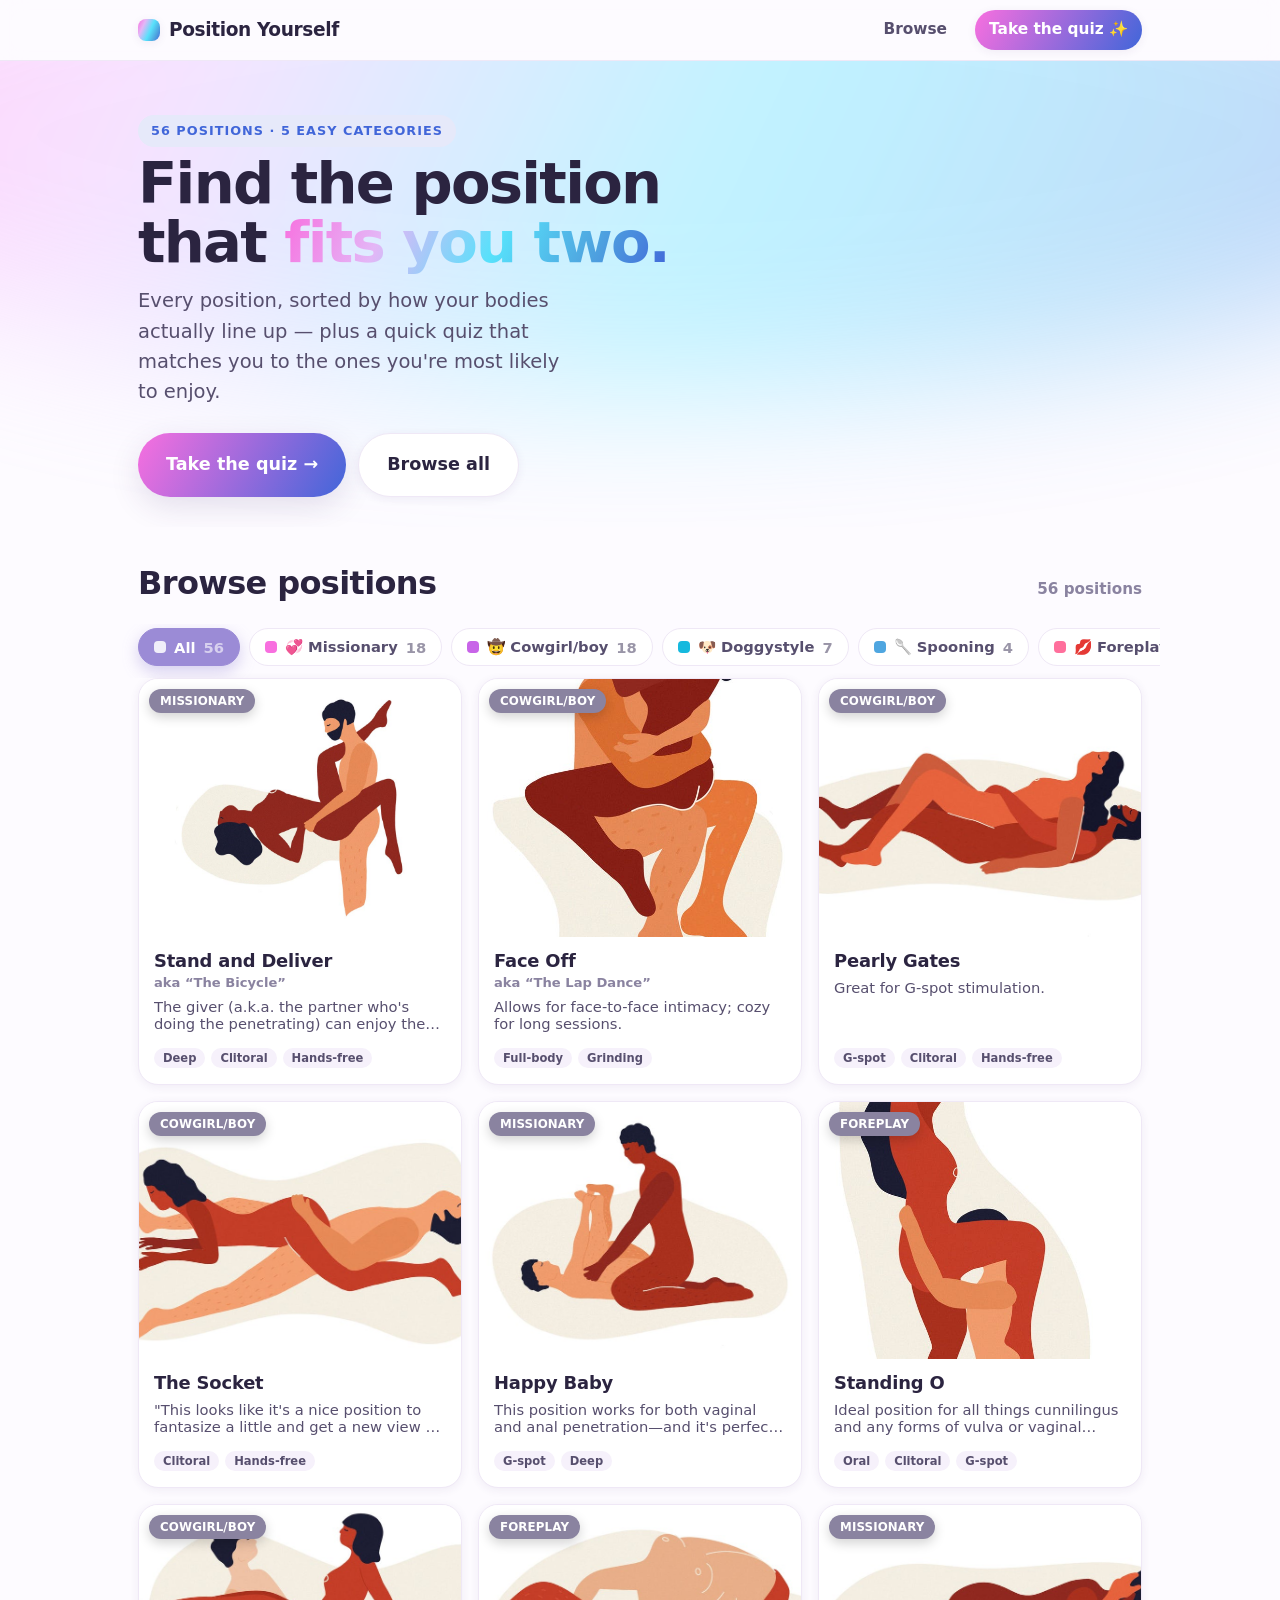
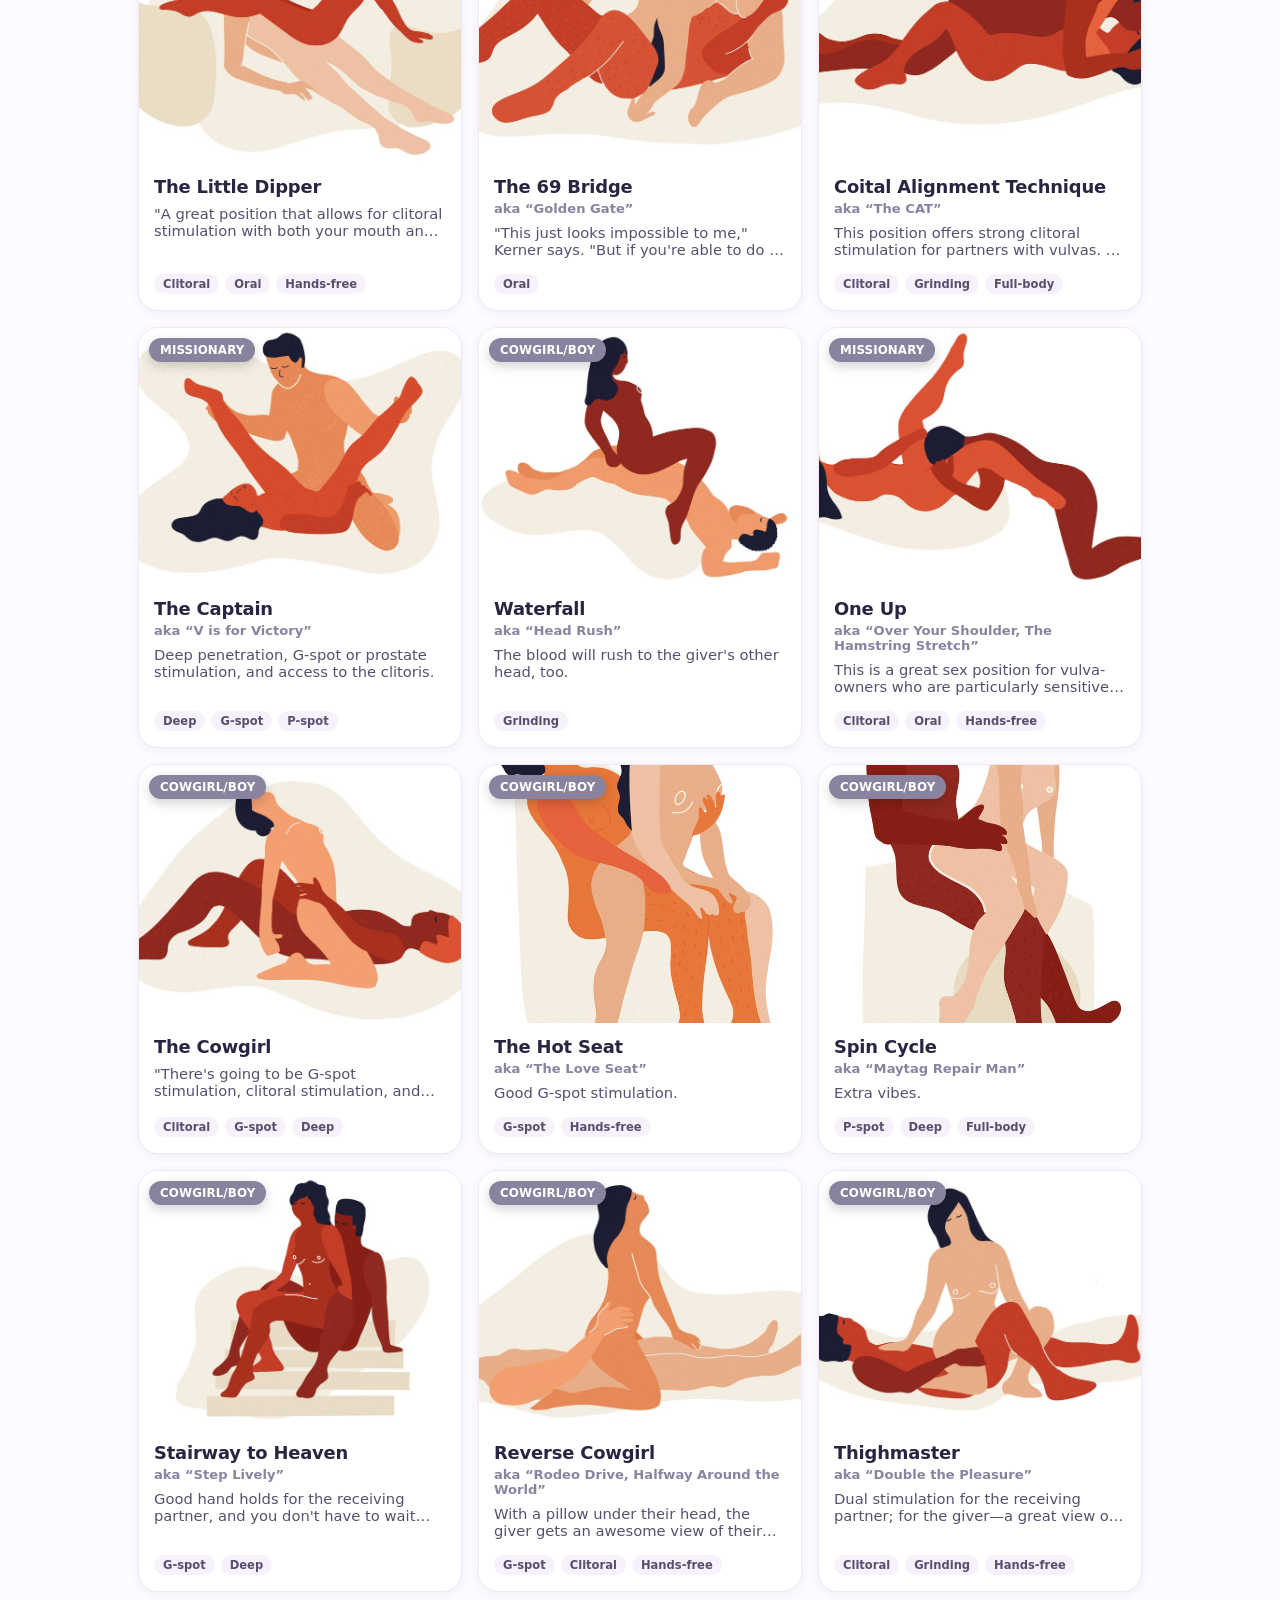
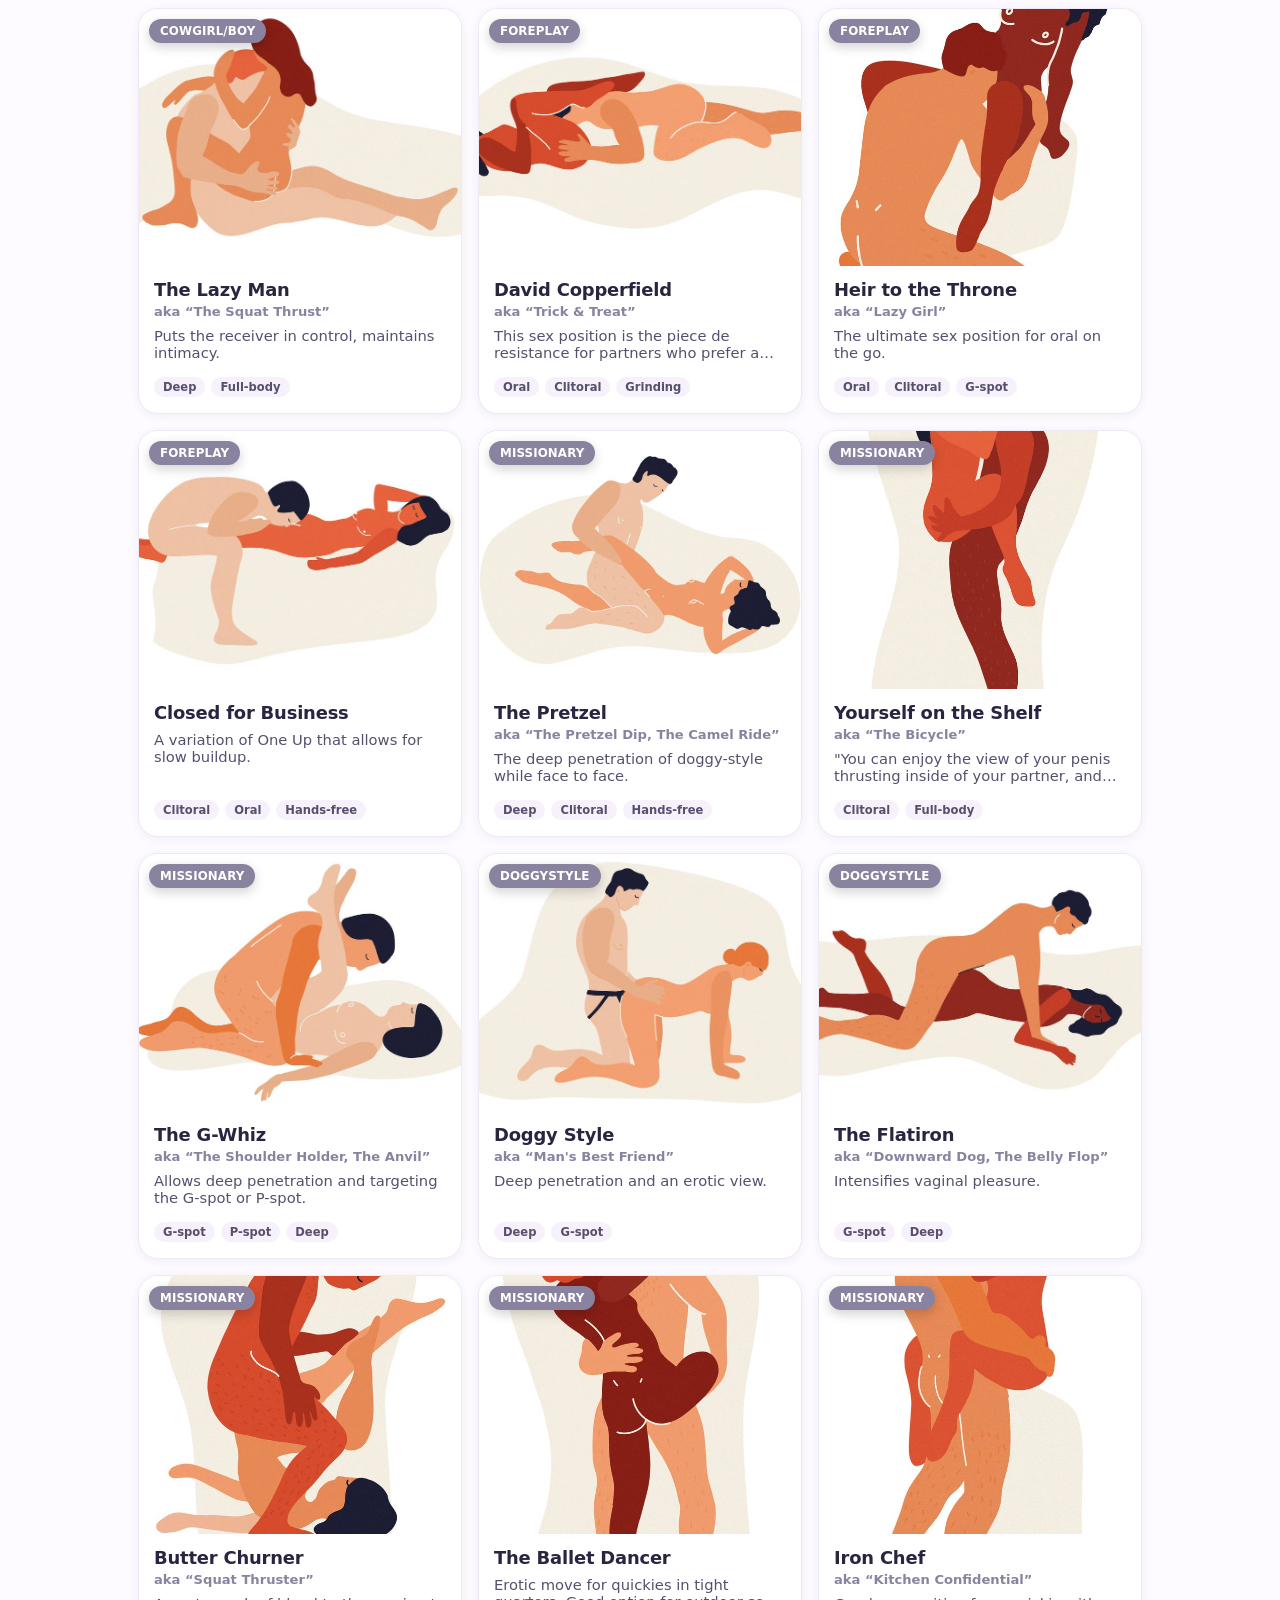
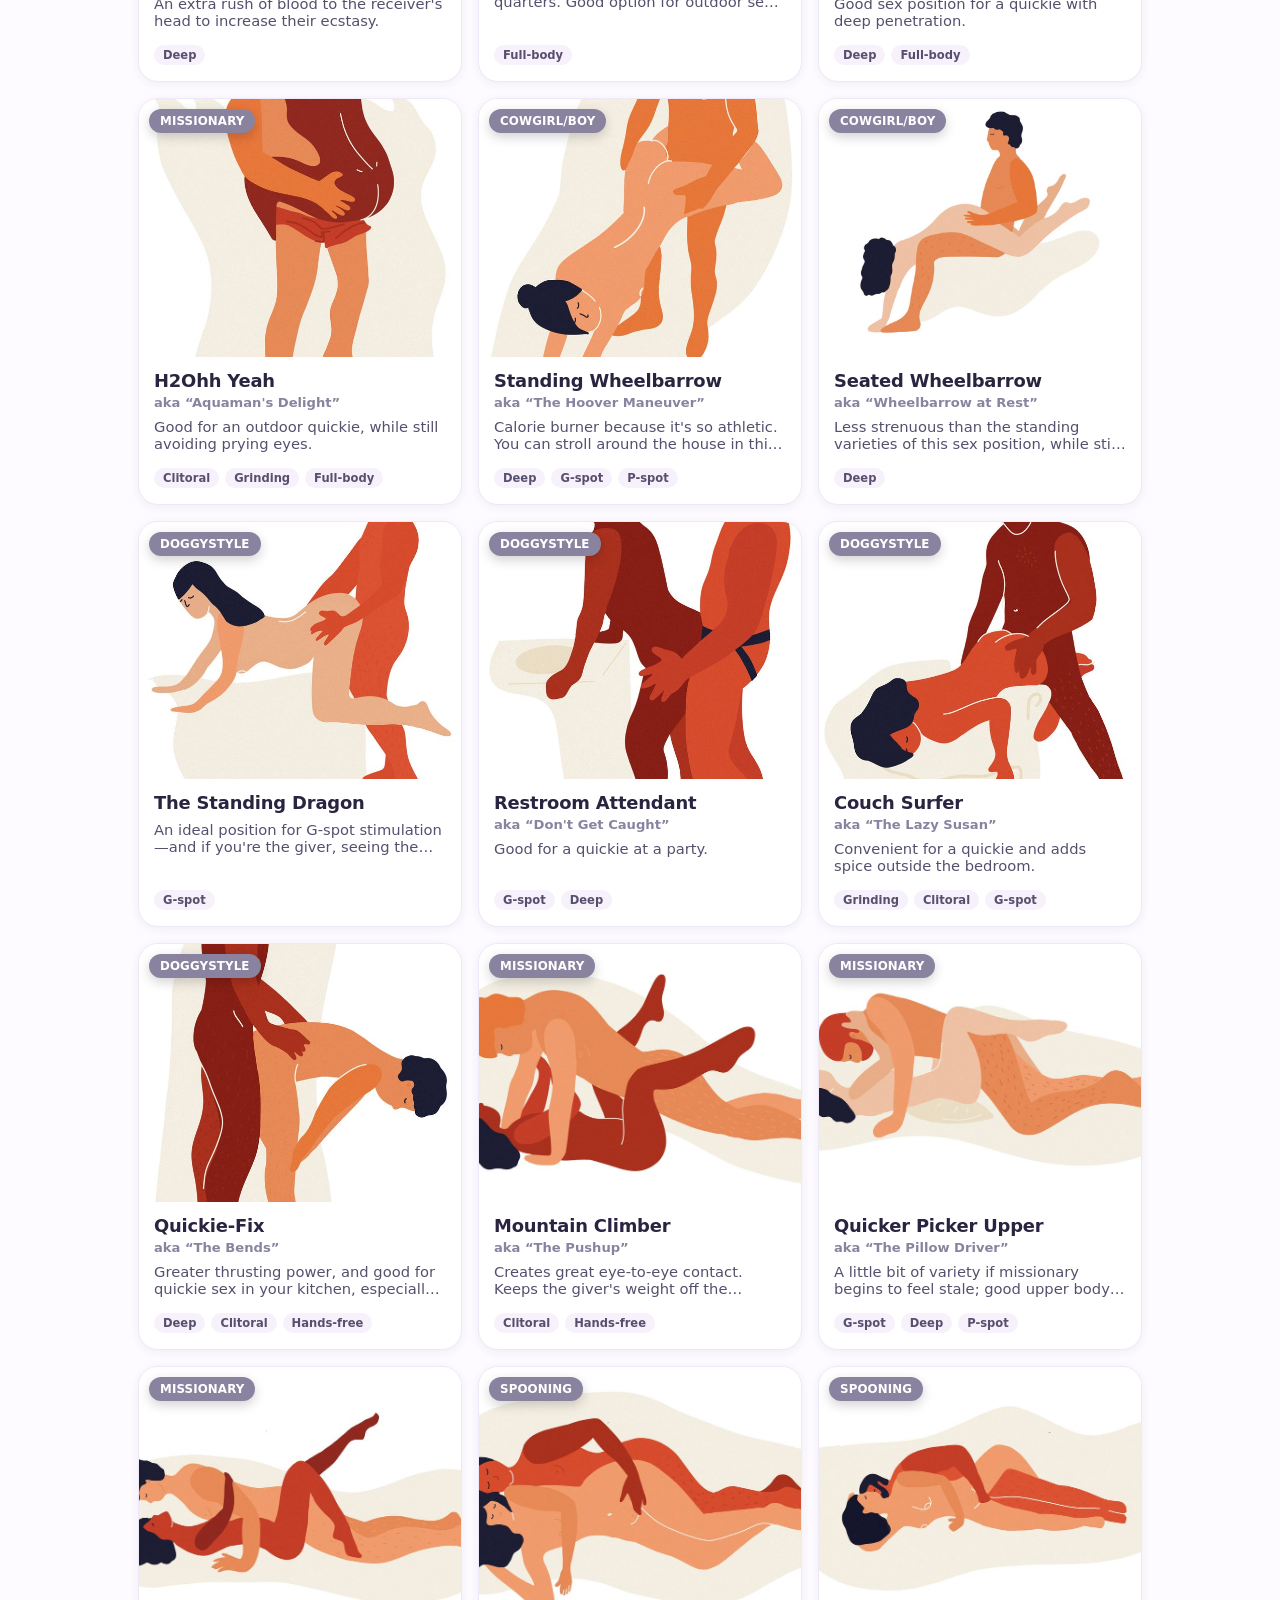
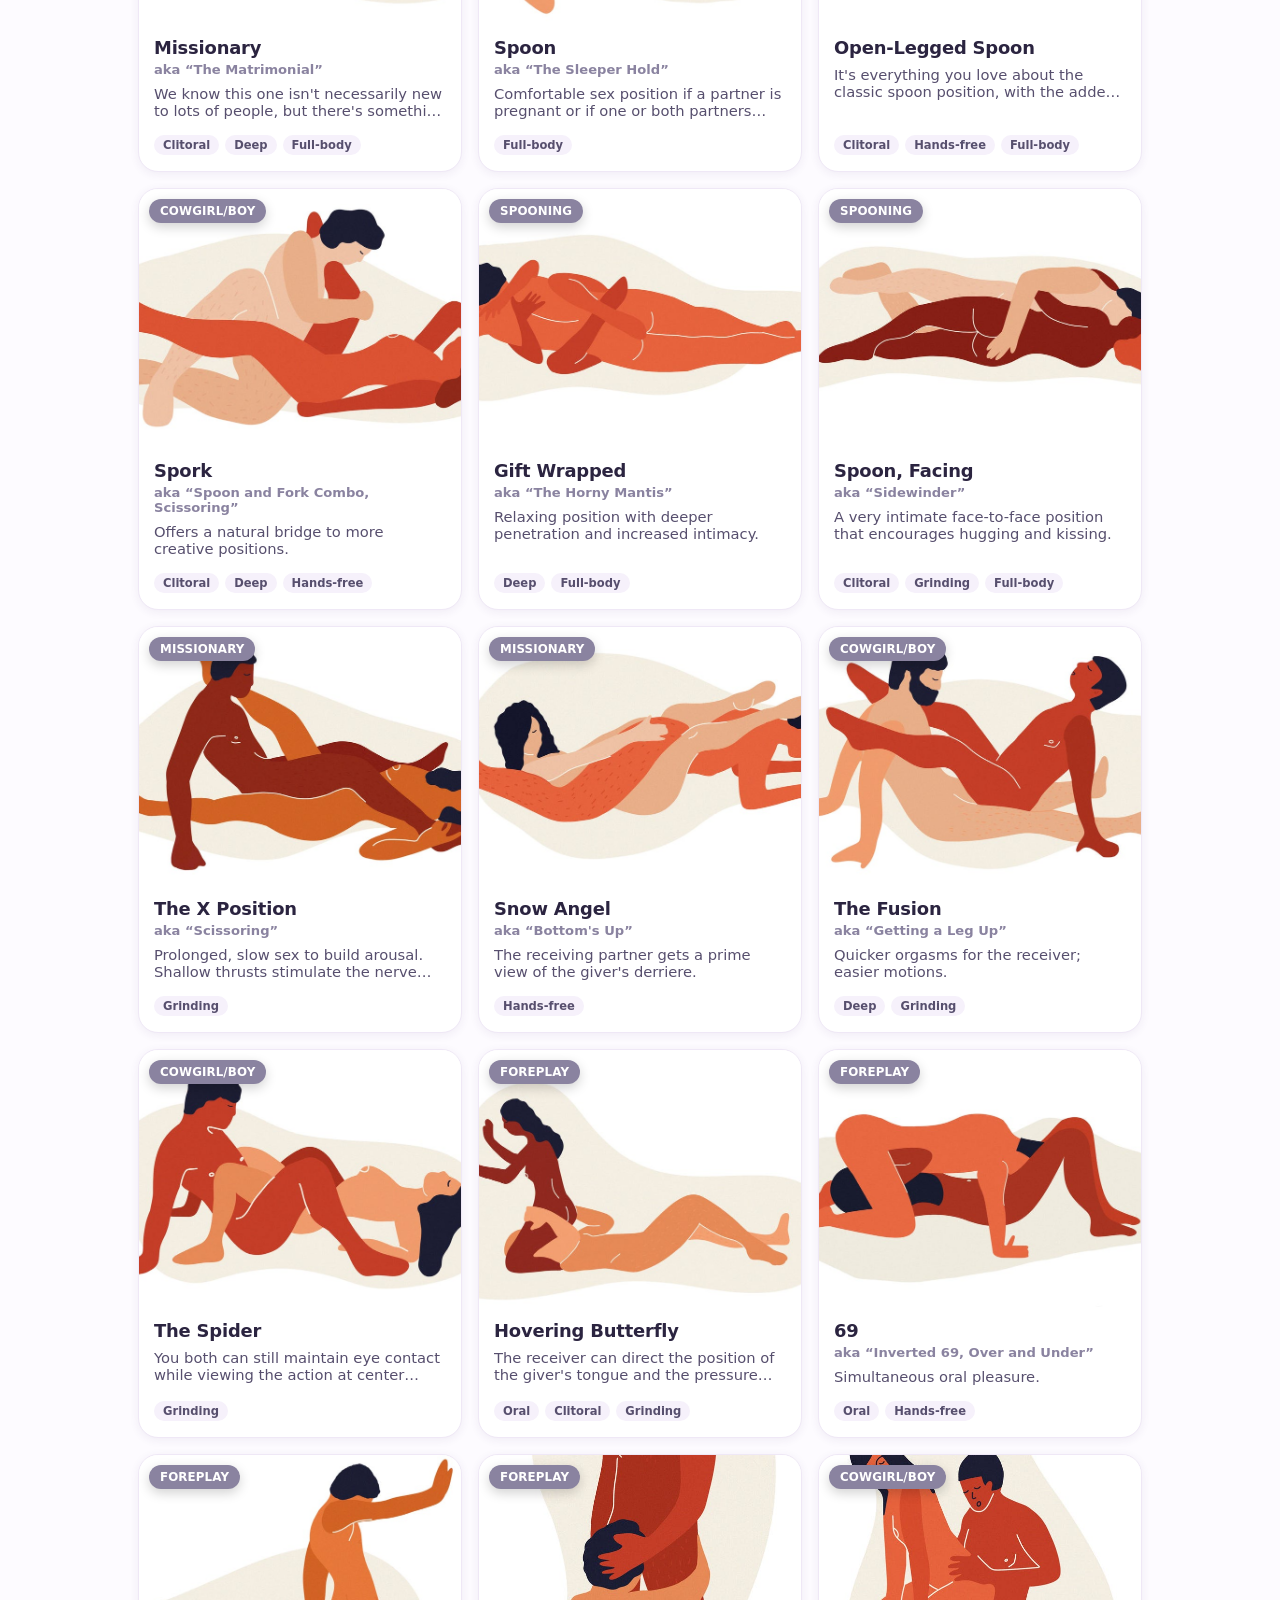
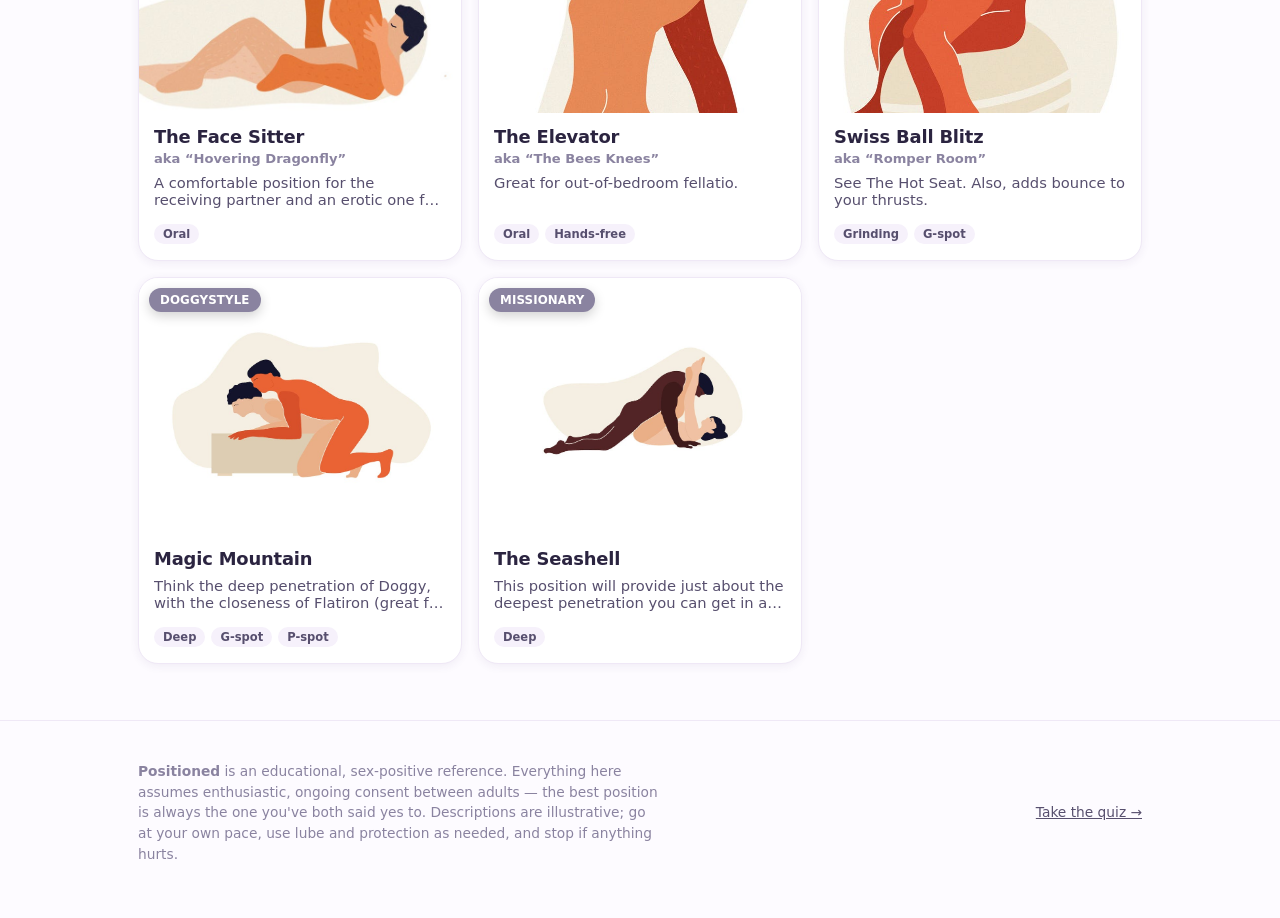
<file: site/index.html>
<!DOCTYPE html>
<html lang="en">
<head>
  <meta charset="UTF-8">
  <meta name="viewport" content="width=device-width, initial-scale=1, viewport-fit=cover">
  <title>Position Yourself — An Inclusive Guide to Sex Positions</title>
  <meta name="description" content="Browse 56 sex positions sorted into five simple categories — Missionary, Cowgirl/boy, Doggystyle, Spooning, and Misc — or take the quiz to find positions you're most likely to love.">
  <meta name="theme-color" content="#F86FDF">
  <link rel="stylesheet" href="css/style.css">
  <link rel="icon" href="data:image/svg+xml,%3Csvg xmlns='http://www.w3.org/2000/svg' viewBox='0 0 32 32'%3E%3Cdefs%3E%3ClinearGradient id='g' x1='0' y1='0' x2='1' y2='1'%3E%3Cstop offset='0' stop-color='%23F86FDF'/%3E%3Cstop offset='.5' stop-color='%2357E1FB'/%3E%3Cstop offset='1' stop-color='%234166D9'/%3E%3C/linearGradient%3E%3C/defs%3E%3Crect width='32' height='32' rx='9' fill='url(%23g)'/%3E%3C/svg%3E">
</head>
<body>

  <nav class="nav">
    <div class="wrap">
      <a class="brand" href="index.html"><span class="dot"></span>Position Yourself</a>
      <span class="spacer"></span>
      <a class="navlink plain" href="#browse">Browse</a>
      <a class="navlink cta" href="quiz.html">Take the quiz ✨</a>
    </div>
  </nav>

  <header class="hero">
    <div class="blob"></div>
    <div class="wrap">
      <span class="eyebrow">56 positions · 5 easy categories</span>
      <h1>Find the position<br>that <span class="grad">fits you two.</span></h1>
      <p class="lede">Every position, sorted by how your bodies actually line up — plus a quick quiz that matches you to the ones you're most likely to enjoy.</p>
      <div class="hero-actions">
        <a class="btn btn-primary big" href="quiz.html">Take the quiz →</a>
        <a class="btn btn-ghost big" href="#browse">Browse all</a>
      </div>
    </div>
  </header>

  <main class="wrap">
    <section class="section" id="browse">
      <div class="section-head">
        <h2>Browse positions</h2>
        <span class="count" id="count"></span>
      </div>

      <div class="filter-scroll">
        <div class="chips" id="chips" role="group" aria-label="Filter by category"></div>
      </div>

      <div class="cat-desc hide" id="cat-desc" aria-live="polite"></div>

      <div class="grid" id="grid" aria-live="polite"></div>
      <p class="empty hide" id="empty">No positions in this category.</p>
    </section>
  </main>

  <!-- detail modal -->
  <div class="modal-backdrop" id="modal" role="dialog" aria-modal="true" aria-labelledby="m-title">
    <div class="modal" id="modal-panel">
      <div id="modal-content"></div>
    </div>
  </div>

  <footer>
    <div class="wrap">
      <p class="disc"><strong>Positioned</strong> is an educational, sex-positive reference. Everything here assumes enthusiastic, ongoing consent between adults — the best position is always the one you've both said yes to. Descriptions are illustrative; go at your own pace, use lube and protection as needed, and stop if anything hurts.</p>
      <span class="spacer" style="flex:1"></span>
      <a href="quiz.html">Take the quiz →</a>
    </div>
  </footer>

  <script src="js/data.js"></script>
  <script src="js/detail.js"></script>
  <script src="js/browse.js"></script>
</body>
</html>
</file>
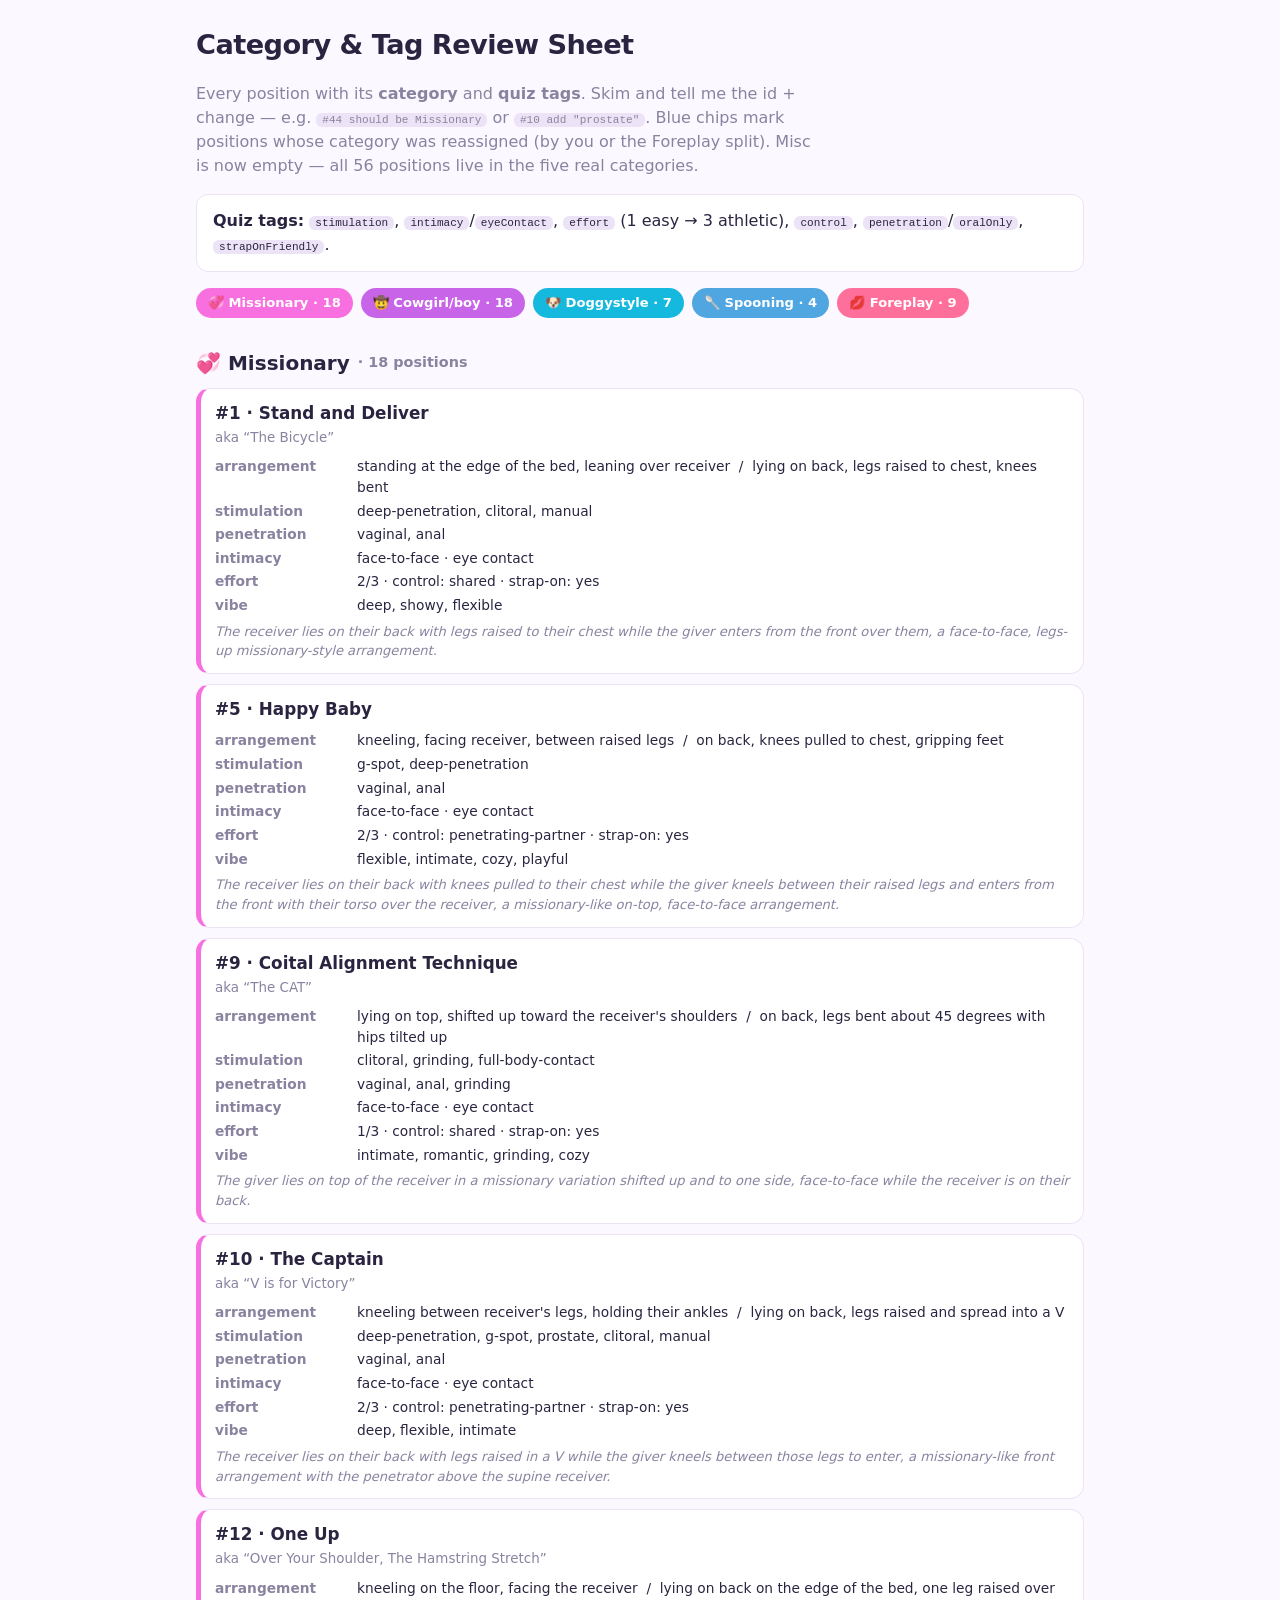
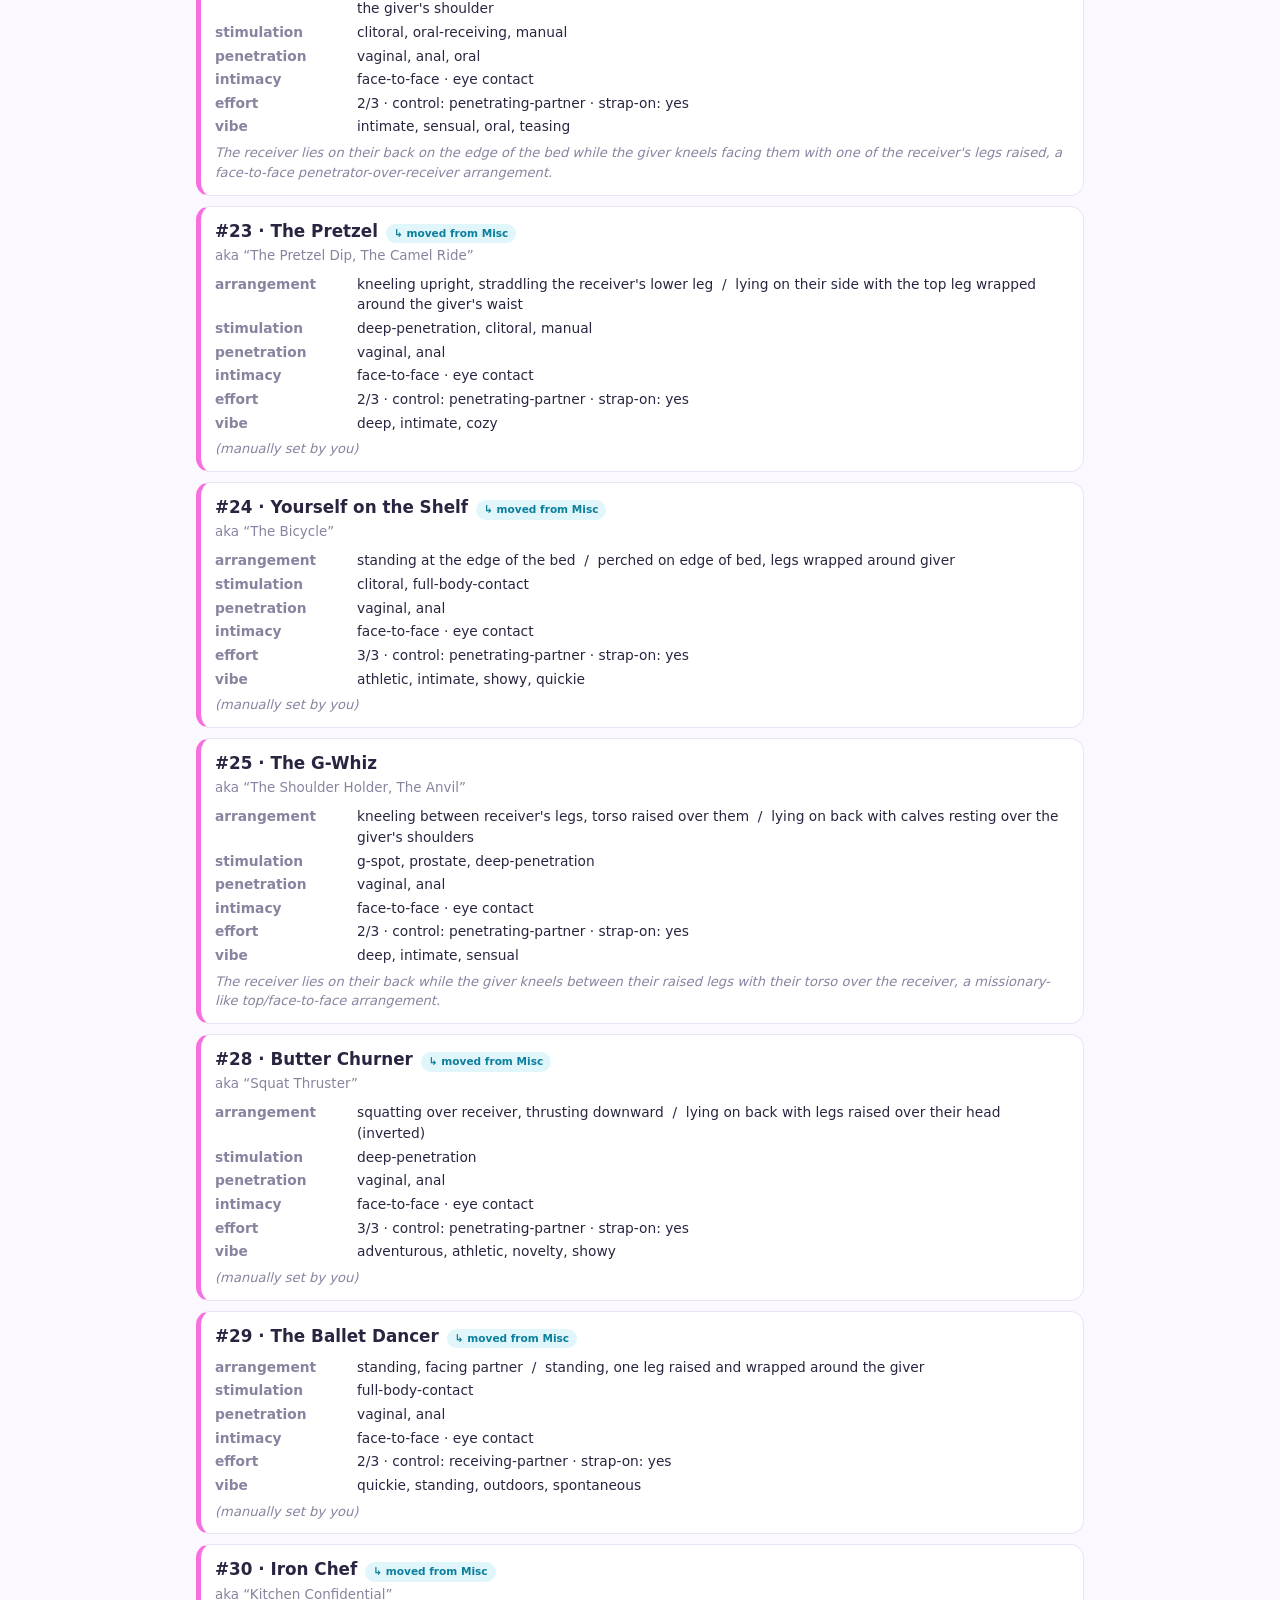
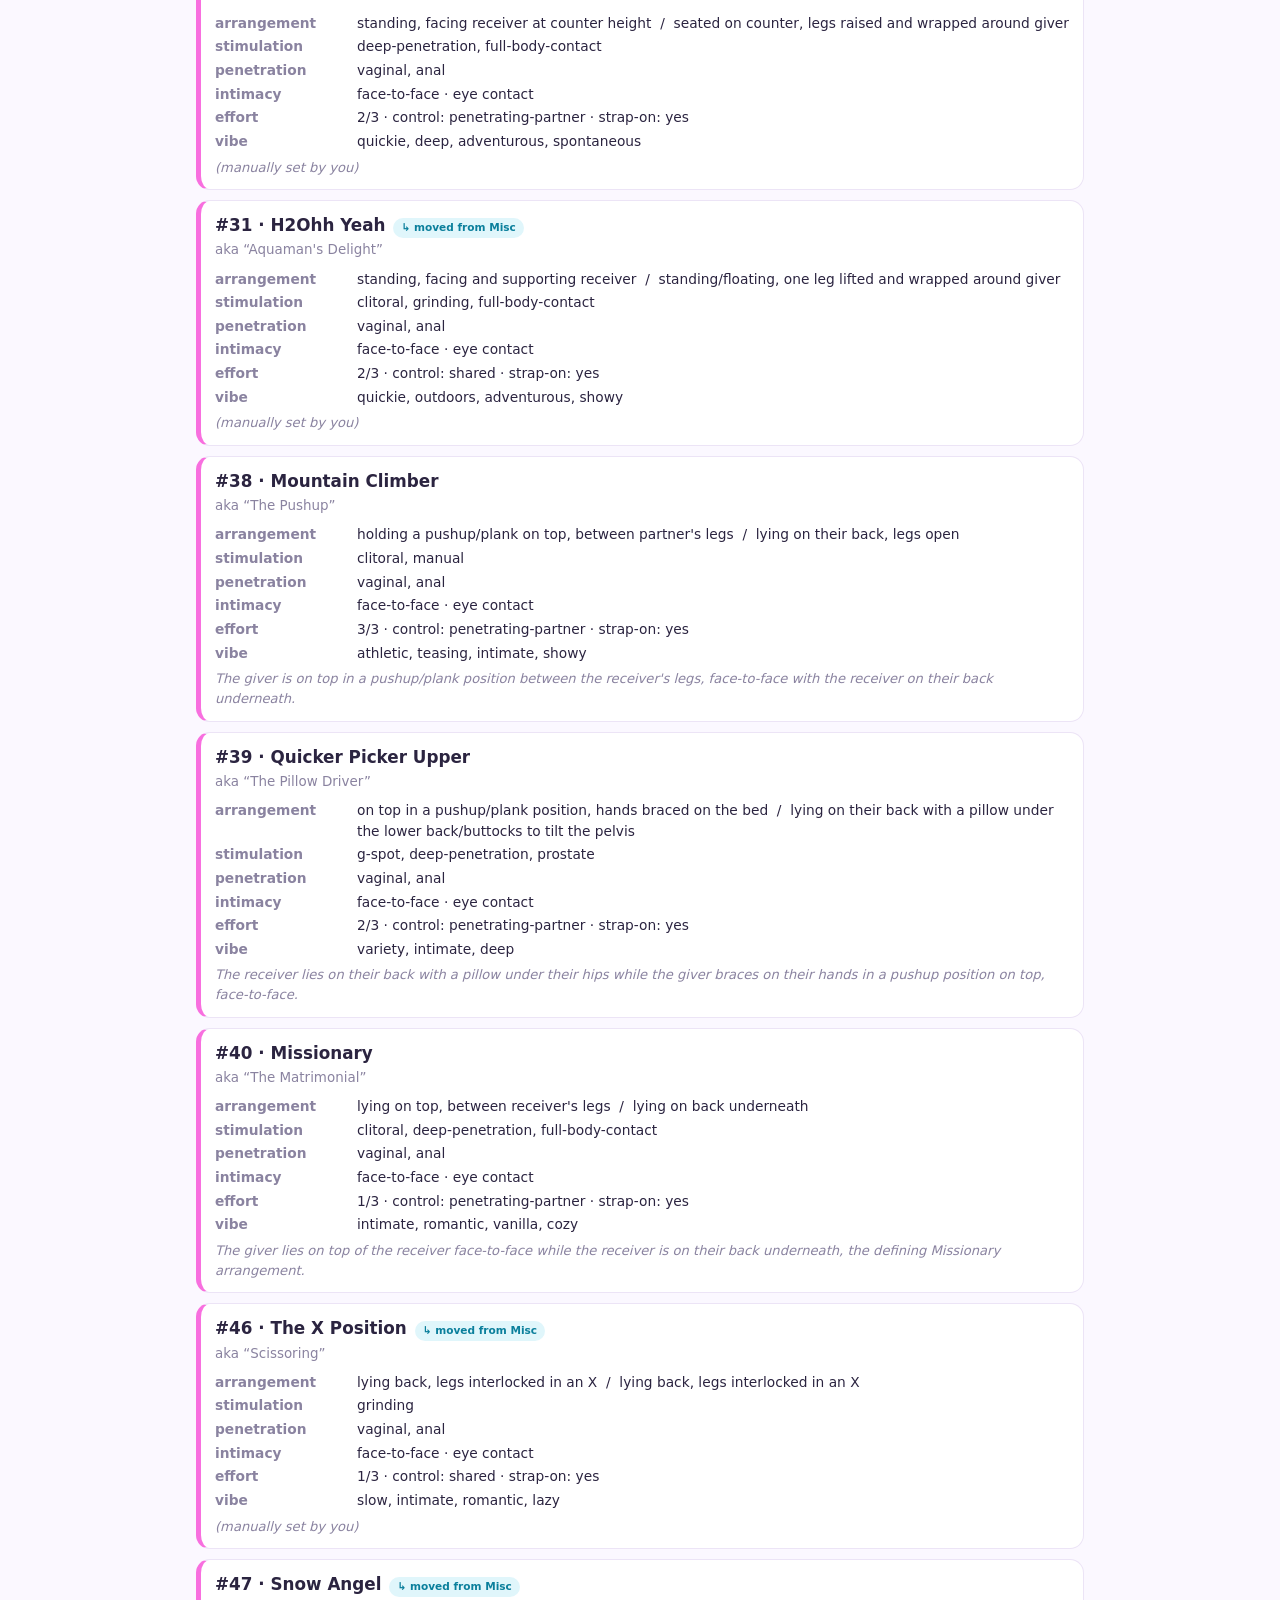
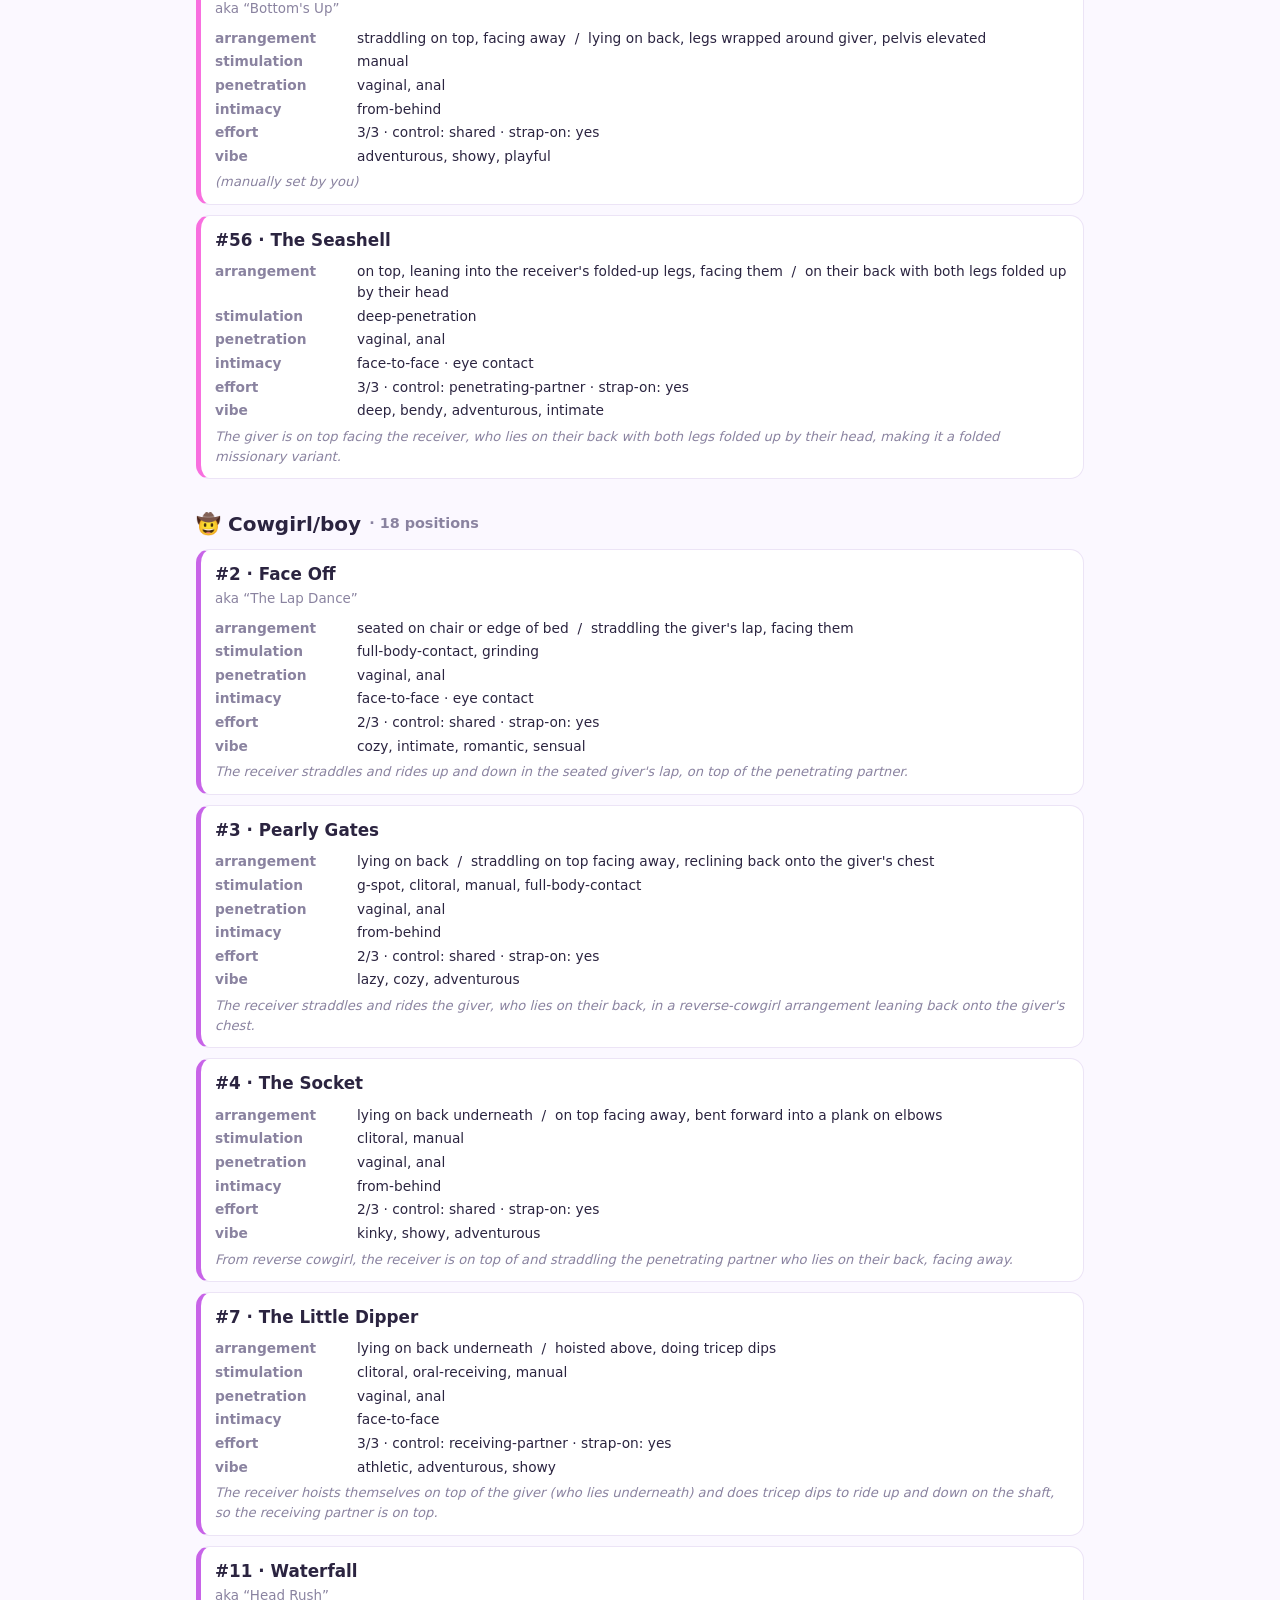
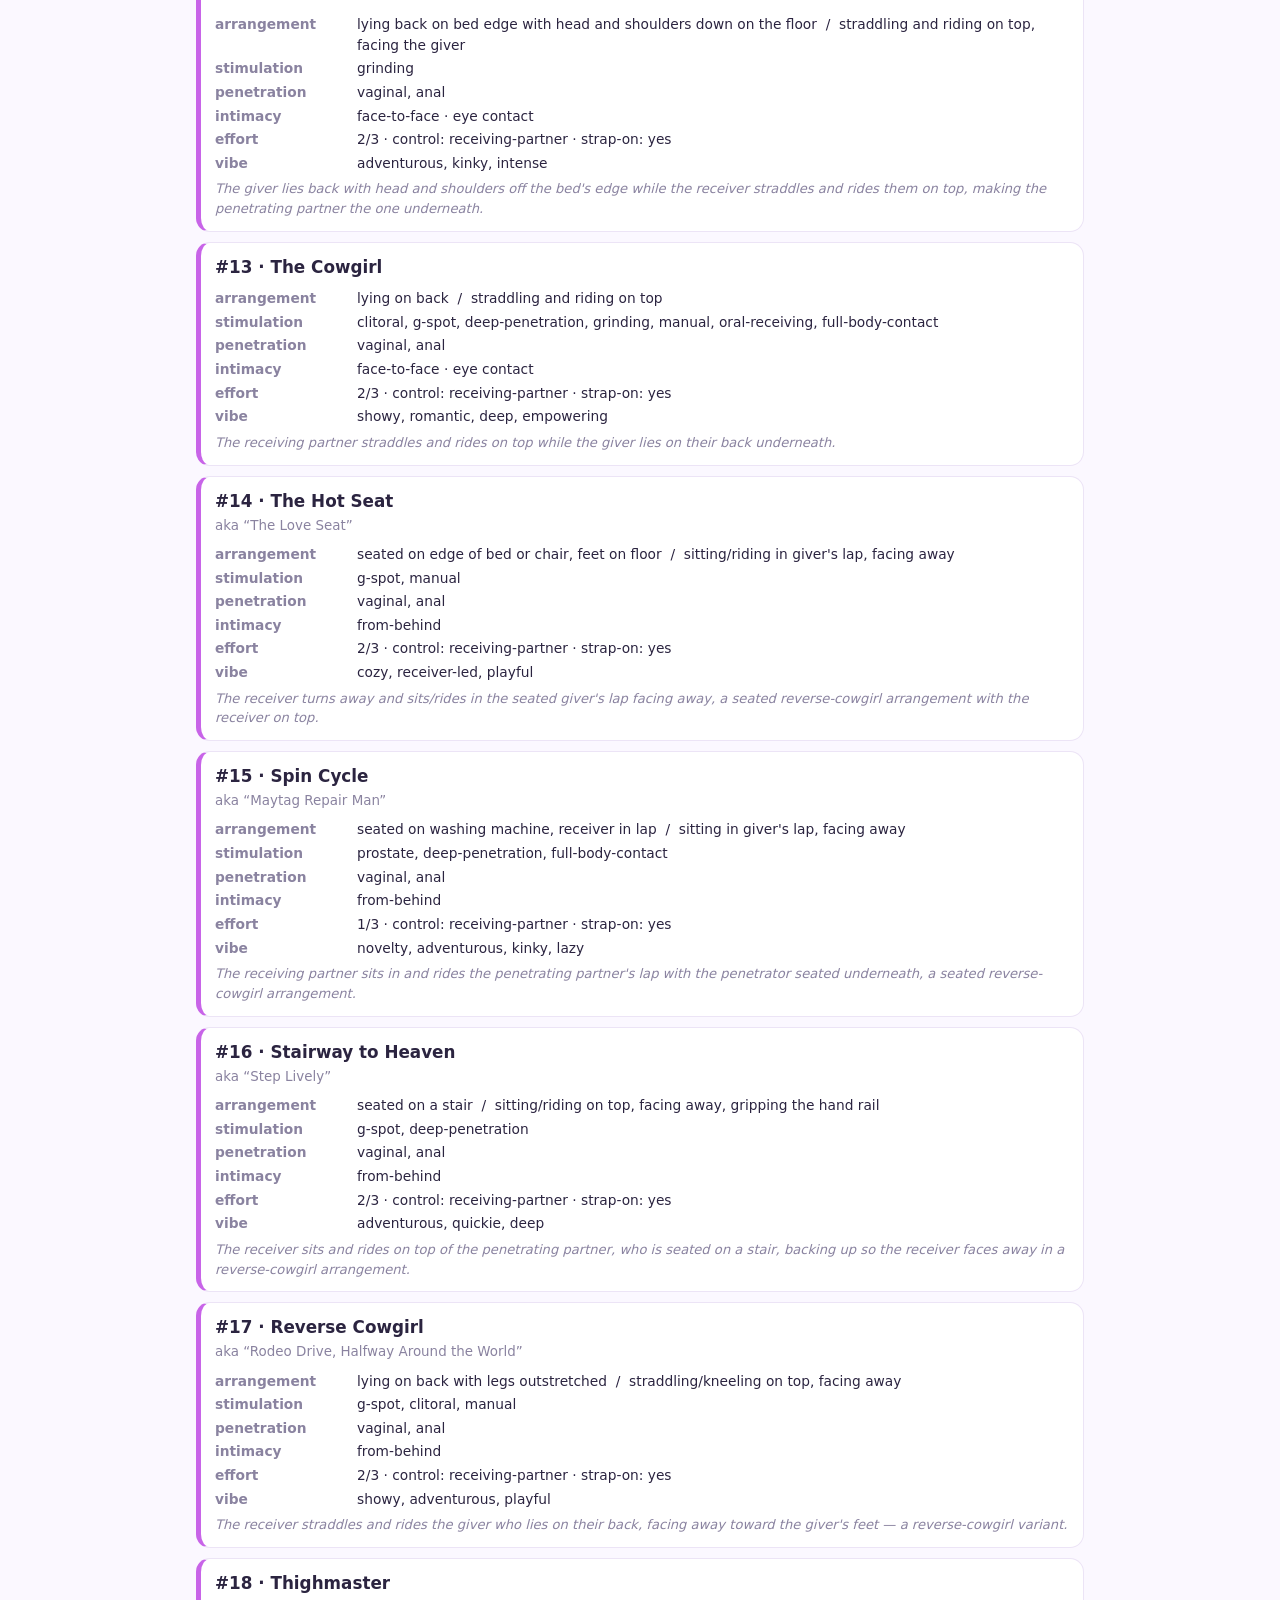
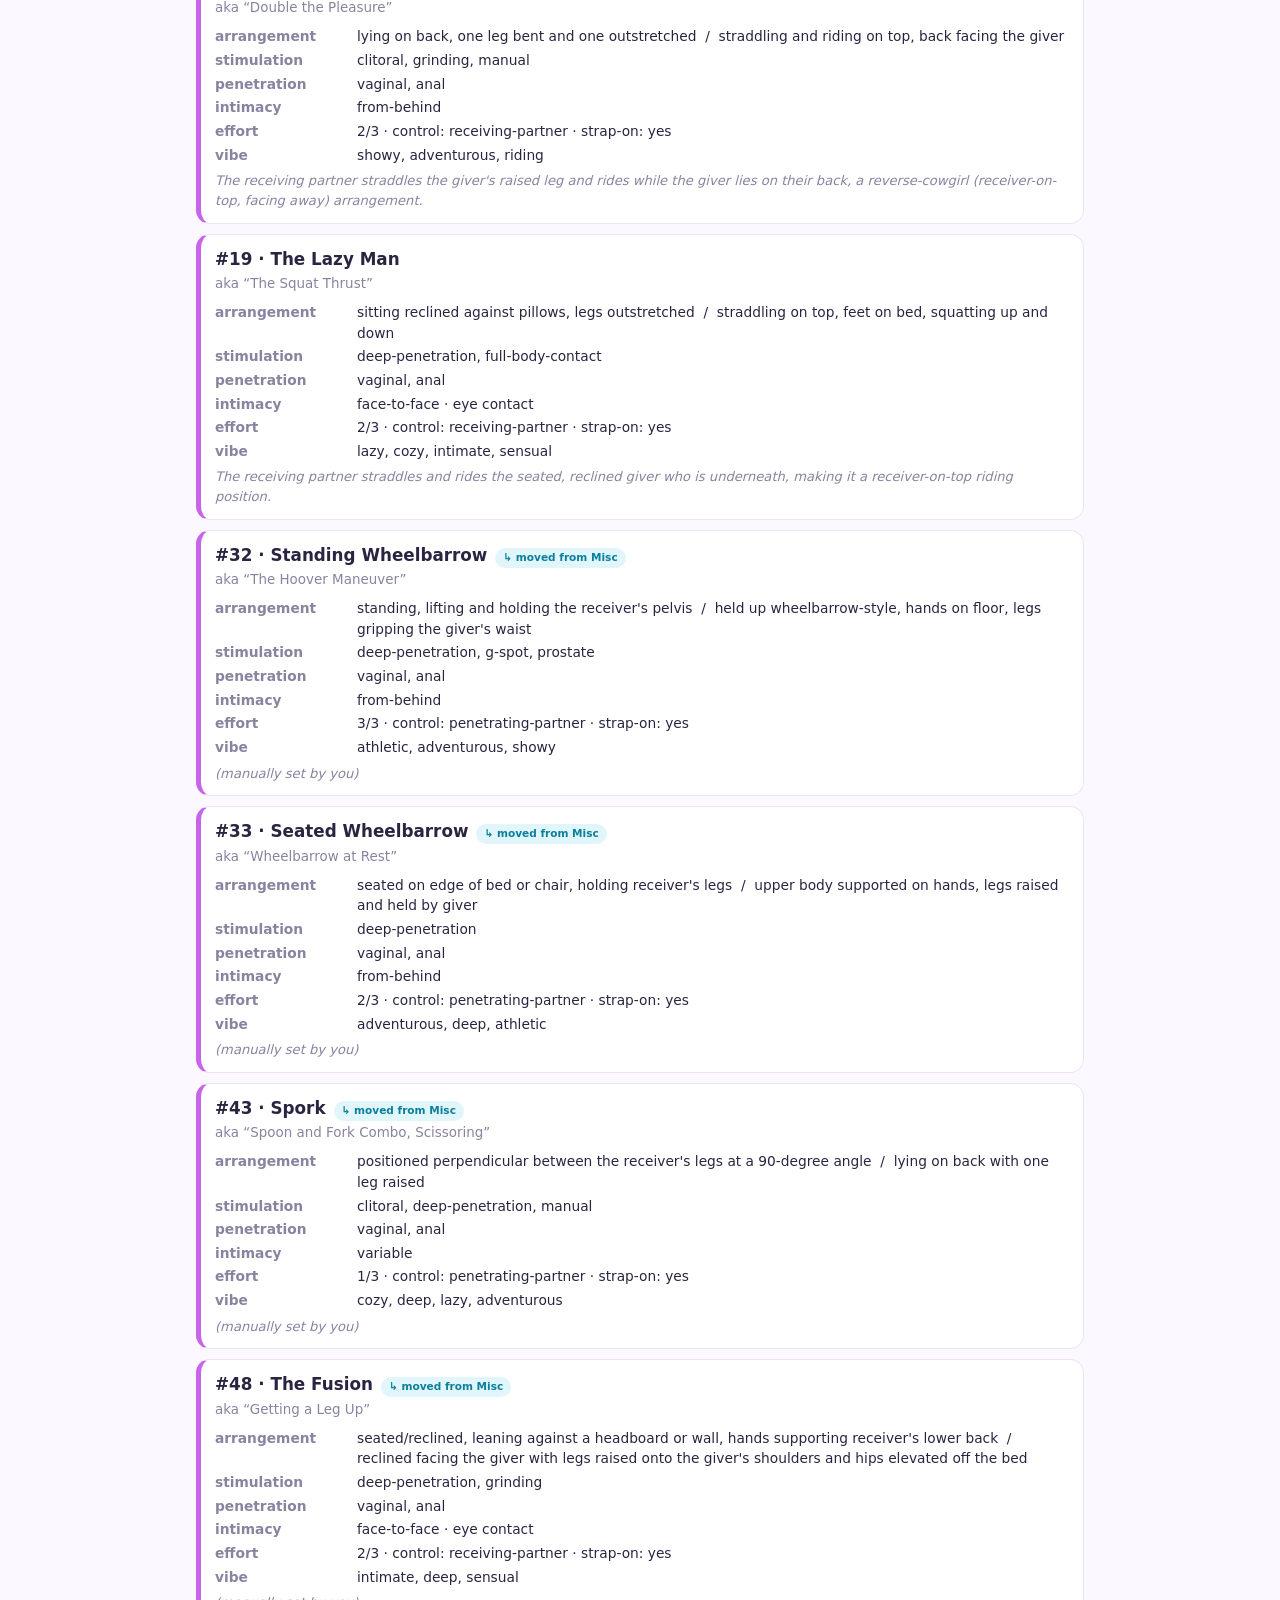
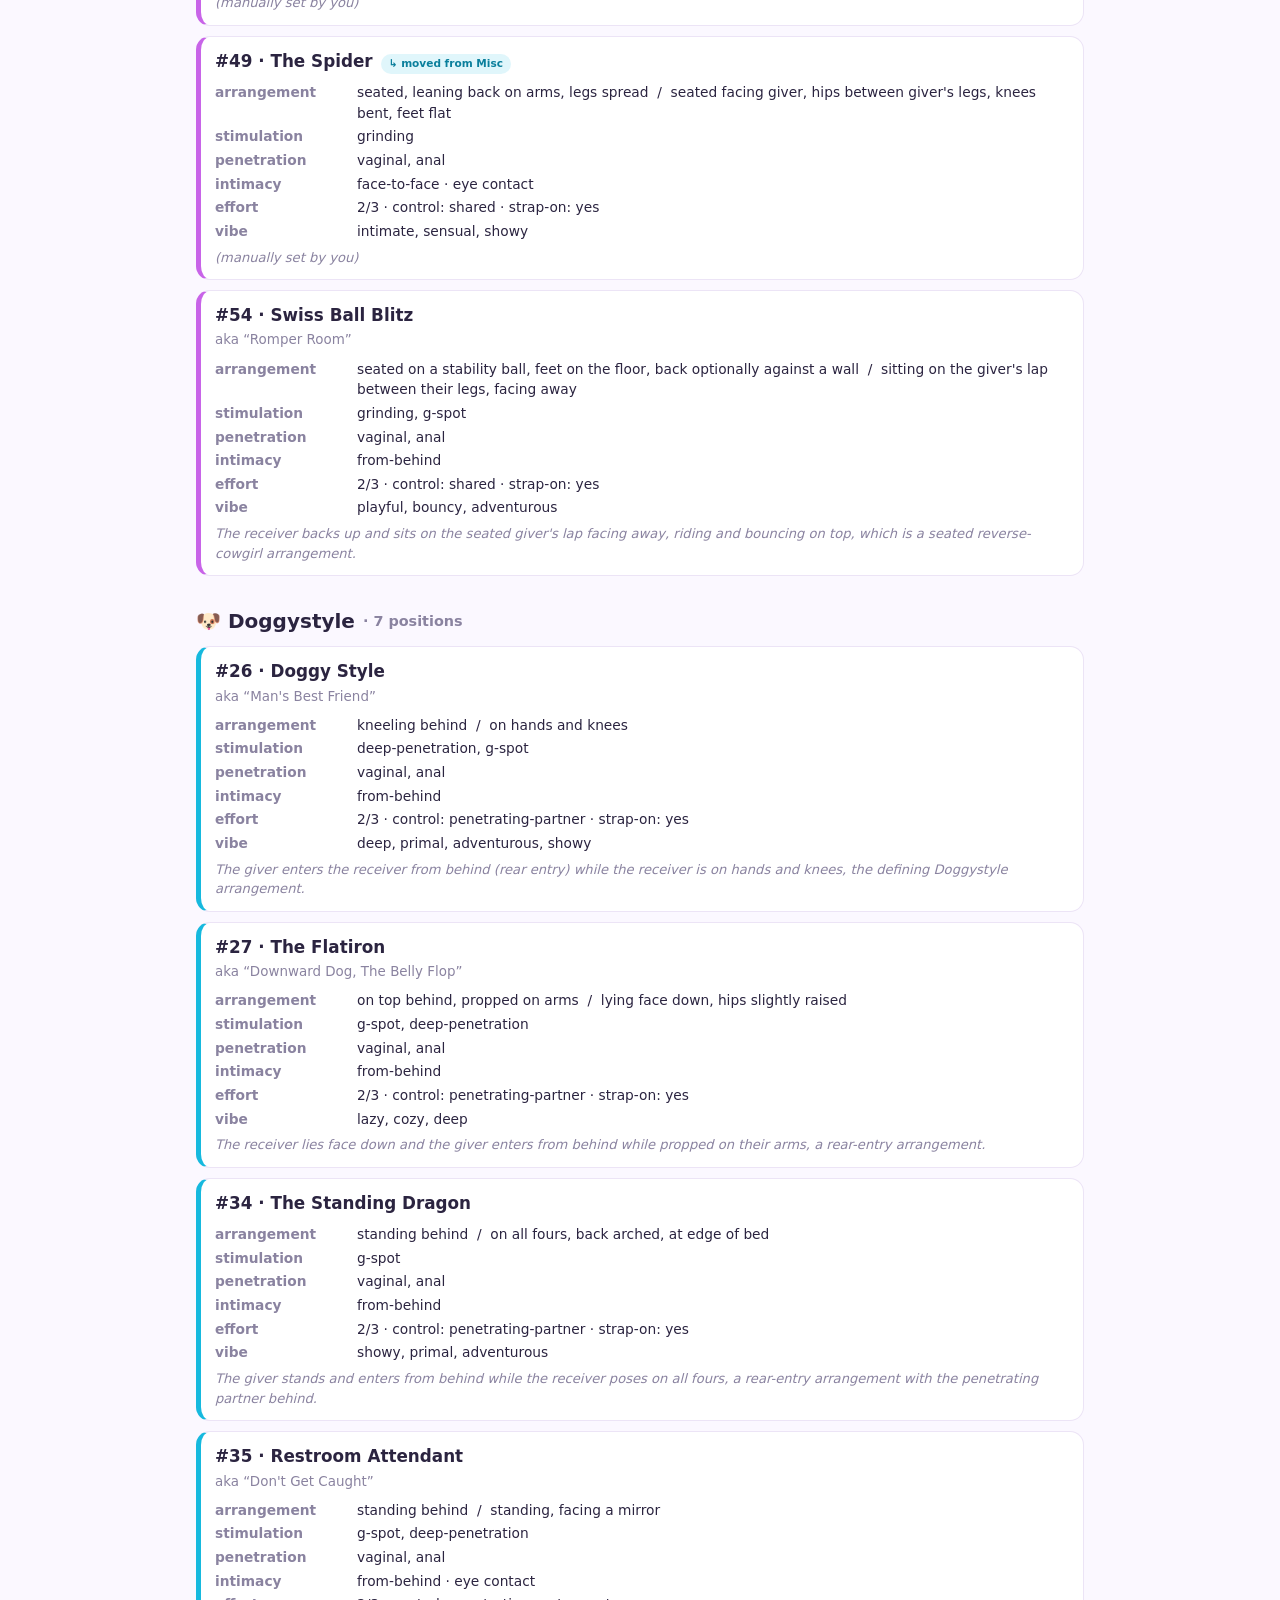
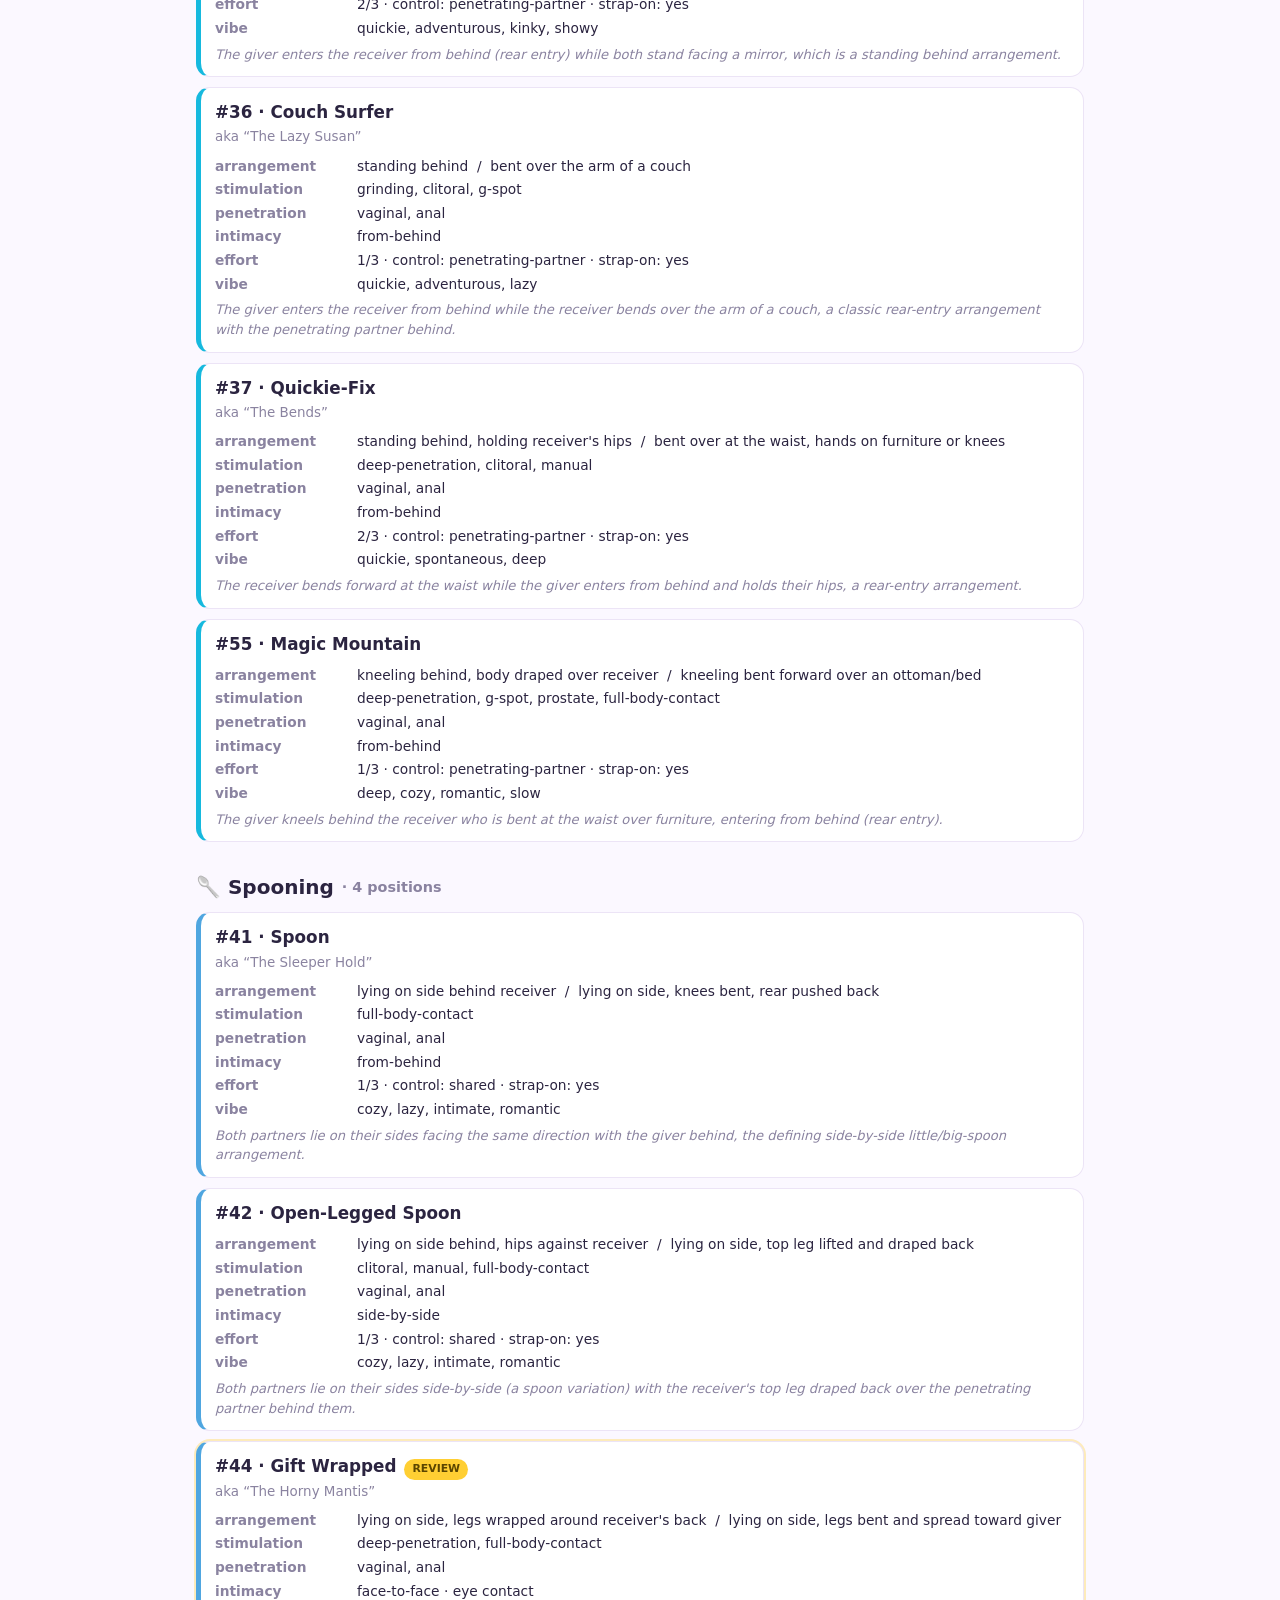
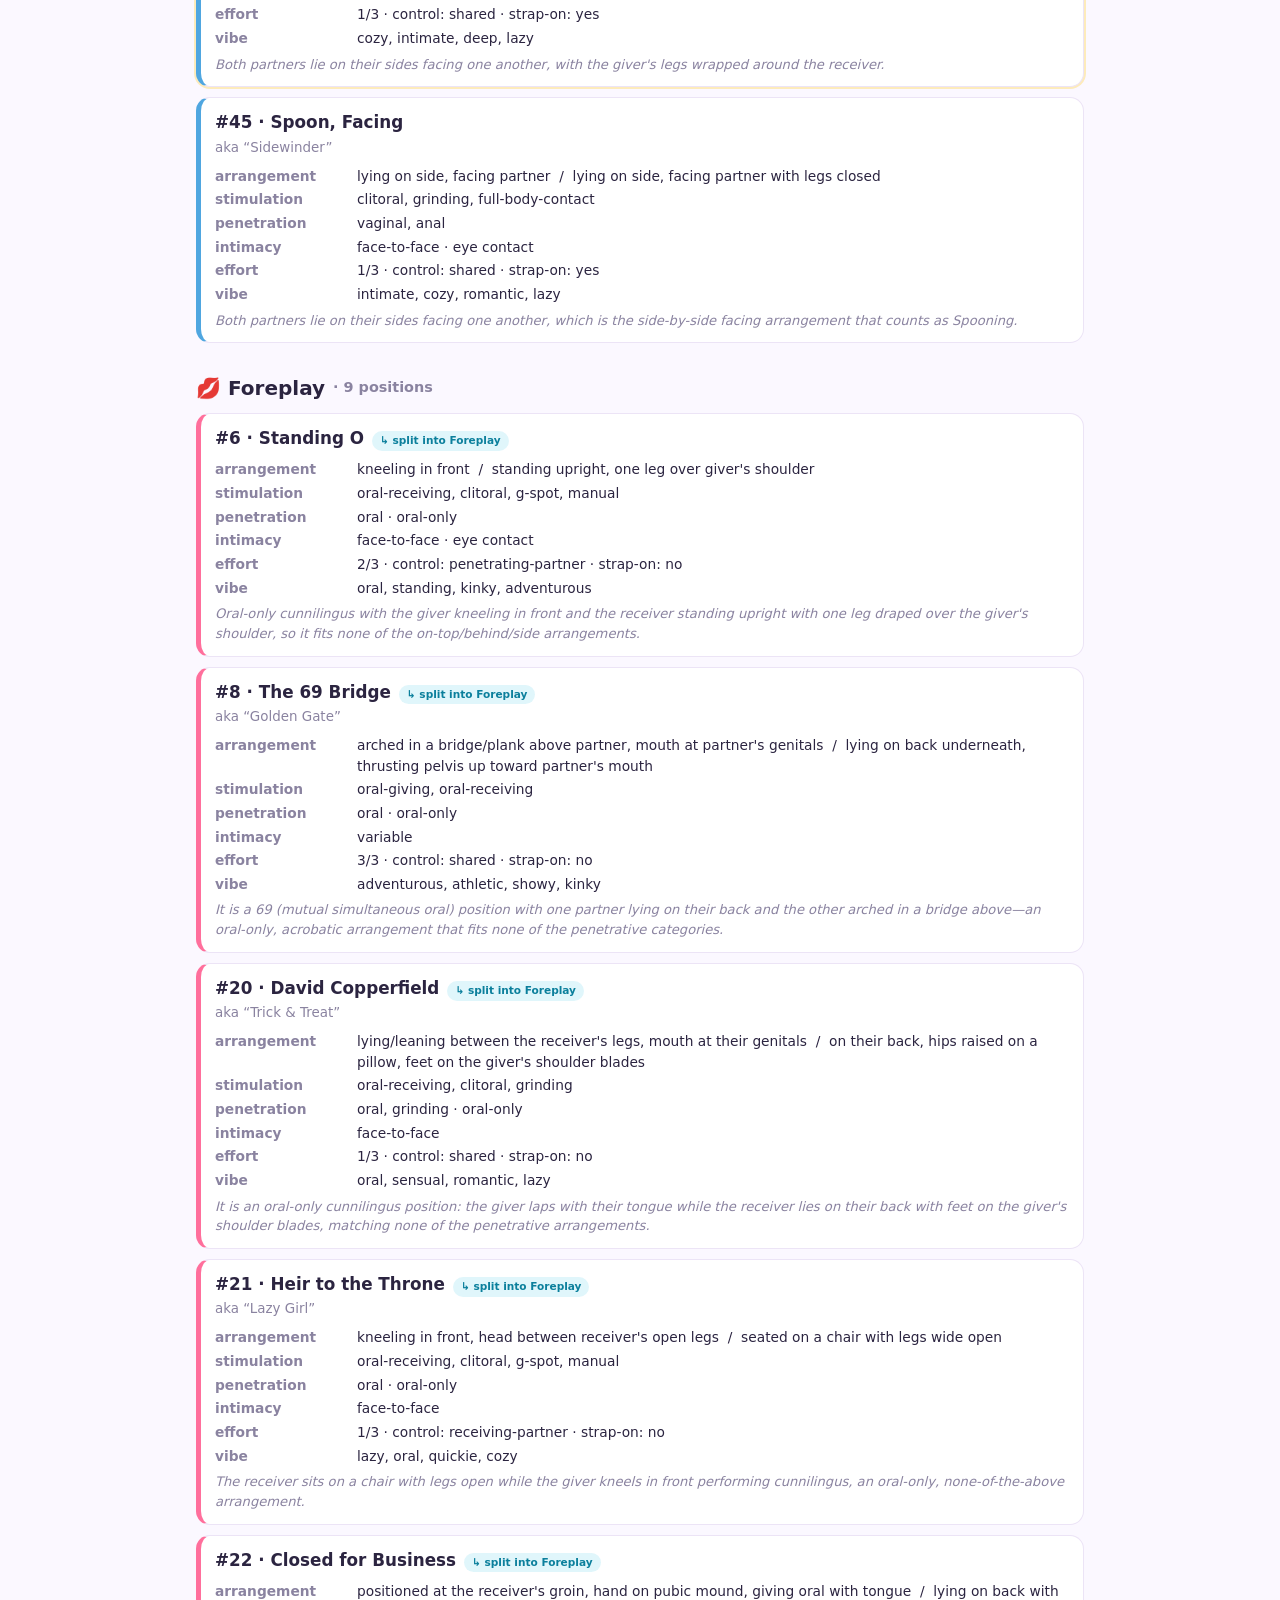
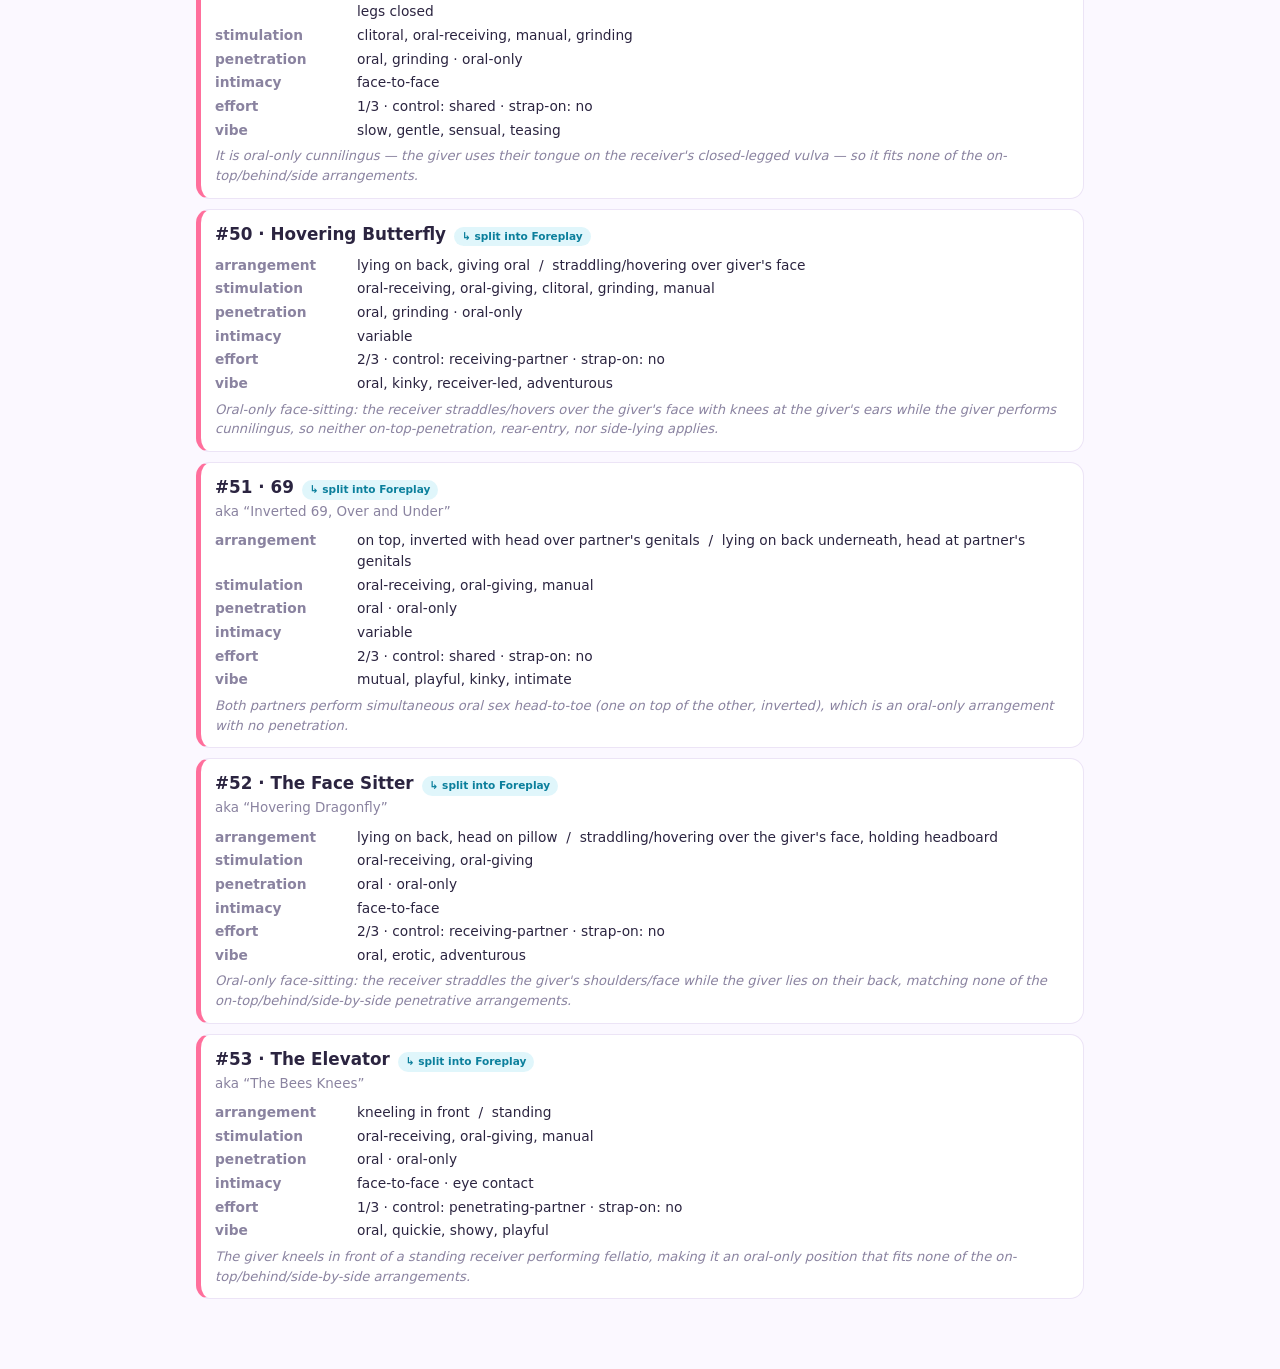
<file: review-sheet.html>
<!DOCTYPE html><html lang=en><head><meta charset=utf-8><meta name=viewport content="width=device-width,initial-scale=1">
<title>Position Yourself — Category & Tag Review Sheet</title><style>
:root{--ink:#2b2440;--muted:#8a83a0;--bg:#fbf8ff;--card:#fff;--line:#ece4f6}
@media(prefers-color-scheme:dark){:root{--ink:#f0eafb;--muted:#948caa;--bg:#151022;--card:#211a33;--line:#332a49}}
*{box-sizing:border-box}body{margin:0;font-family:ui-rounded,"Segoe UI",system-ui,-apple-system,sans-serif;background:var(--bg);color:var(--ink);line-height:1.5}
.wrap{max-width:920px;margin:0 auto;padding:20px 16px 60px}h1{font-size:1.7rem;letter-spacing:-.02em;margin:.2em 0}
.lede{color:var(--muted);max-width:62ch}.legend{display:flex;flex-wrap:wrap;gap:8px;margin:16px 0 8px}
.pill{font-weight:700;font-size:.82rem;color:#fff;padding:5px 12px;border-radius:999px}
h2{margin:30px 0 6px;font-size:1.25rem;display:flex;align-items:center;gap:8px}h2 .n{font-size:.9rem;color:var(--muted);font-weight:600}
.pos{background:var(--card);border:1px solid var(--line);border-radius:14px;padding:12px 14px;margin:10px 0;border-left:5px solid var(--c)}
.pos.amb{box-shadow:0 0 0 2px #ffcf3355}.pos h3{margin:0 0 2px;font-size:1.05rem}.pos .aka{color:var(--muted);font-size:.84rem}
.grid{display:grid;grid-template-columns:130px 1fr;gap:3px 12px;margin-top:8px;font-size:.86rem}.k{color:var(--muted);font-weight:700}
.amb-flag{display:inline-block;background:#ffcf33;color:#5a4500;font-weight:800;font-size:.68rem;padding:2px 8px;border-radius:999px;margin-left:8px}
.moved{display:inline-block;background:#16B9DE22;color:#0b7f9c;font-weight:800;font-size:.66rem;padding:2px 8px;border-radius:999px;margin-left:8px}
.reason{color:var(--muted);font-style:italic;font-size:.82rem;margin-top:6px}code{background:var(--line);padding:1px 6px;border-radius:6px;font-size:.85em}
.note{background:var(--card);border:1px solid var(--line);border-radius:12px;padding:14px 16px;margin:16px 0}
</style></head><body><div class=wrap>
<h1>Category &amp; Tag Review Sheet</h1>
<p class=lede>Every position with its <b>category</b> and <b>quiz tags</b>. Skim and tell me the id + change — e.g. <code>#44 should be Missionary</code> or <code>#10 add "prostate"</code>. Blue chips mark positions whose category was reassigned (by you or the Foreplay split). Misc is now empty — all 56 positions live in the five real categories.</p>
<div class=note><b>Quiz tags:</b> <code>stimulation</code>, <code>intimacy</code>/<code>eyeContact</code>, <code>effort</code> (1 easy → 3 athletic), <code>control</code>, <code>penetration</code>/<code>oralOnly</code>, <code>strapOnFriendly</code>.</div>
<div class=legend><span class="pill" style="background:#F86FDF">💞 Missionary · 18</span><span class="pill" style="background:#C864E8">🤠 Cowgirl/boy · 18</span><span class="pill" style="background:#16B9DE">🐶 Doggystyle · 7</span><span class="pill" style="background:#4FA6E0">🥄 Spooning · 4</span><span class="pill" style="background:#FF6F9C">💋 Foreplay · 9</span></div><h2>💞 Missionary <span class=n>· 18 positions</span></h2><div class="pos " style="--c:#F86FDF"><h3>#1 · Stand and Deliver</h3><div class=aka>aka “The Bicycle”</div><div class=grid><div class=k>arrangement</div><div>standing at the edge of the bed, leaning over receiver &nbsp;/&nbsp; lying on back, legs raised to chest, knees bent</div><div class=k>stimulation</div><div>deep-penetration, clitoral, manual</div><div class=k>penetration</div><div>vaginal, anal</div><div class=k>intimacy</div><div>face-to-face · eye contact</div><div class=k>effort</div><div>2/3 · control: shared · strap-on: yes</div><div class=k>vibe</div><div>deep, showy, flexible</div></div><div class=reason>The receiver lies on their back with legs raised to their chest while the giver enters from the front over them, a face-to-face, legs-up missionary-style arrangement.</div></div><div class="pos " style="--c:#F86FDF"><h3>#5 · Happy Baby</h3><div class=grid><div class=k>arrangement</div><div>kneeling, facing receiver, between raised legs &nbsp;/&nbsp; on back, knees pulled to chest, gripping feet</div><div class=k>stimulation</div><div>g-spot, deep-penetration</div><div class=k>penetration</div><div>vaginal, anal</div><div class=k>intimacy</div><div>face-to-face · eye contact</div><div class=k>effort</div><div>2/3 · control: penetrating-partner · strap-on: yes</div><div class=k>vibe</div><div>flexible, intimate, cozy, playful</div></div><div class=reason>The receiver lies on their back with knees pulled to their chest while the giver kneels between their raised legs and enters from the front with their torso over the receiver, a missionary-like on-top, face-to-face arrangement.</div></div><div class="pos " style="--c:#F86FDF"><h3>#9 · Coital Alignment Technique</h3><div class=aka>aka “The CAT”</div><div class=grid><div class=k>arrangement</div><div>lying on top, shifted up toward the receiver&#x27;s shoulders &nbsp;/&nbsp; on back, legs bent about 45 degrees with hips tilted up</div><div class=k>stimulation</div><div>clitoral, grinding, full-body-contact</div><div class=k>penetration</div><div>vaginal, anal, grinding</div><div class=k>intimacy</div><div>face-to-face · eye contact</div><div class=k>effort</div><div>1/3 · control: shared · strap-on: yes</div><div class=k>vibe</div><div>intimate, romantic, grinding, cozy</div></div><div class=reason>The giver lies on top of the receiver in a missionary variation shifted up and to one side, face-to-face while the receiver is on their back.</div></div><div class="pos " style="--c:#F86FDF"><h3>#10 · The Captain</h3><div class=aka>aka “V is for Victory”</div><div class=grid><div class=k>arrangement</div><div>kneeling between receiver&#x27;s legs, holding their ankles &nbsp;/&nbsp; lying on back, legs raised and spread into a V</div><div class=k>stimulation</div><div>deep-penetration, g-spot, prostate, clitoral, manual</div><div class=k>penetration</div><div>vaginal, anal</div><div class=k>intimacy</div><div>face-to-face · eye contact</div><div class=k>effort</div><div>2/3 · control: penetrating-partner · strap-on: yes</div><div class=k>vibe</div><div>deep, flexible, intimate</div></div><div class=reason>The receiver lies on their back with legs raised in a V while the giver kneels between those legs to enter, a missionary-like front arrangement with the penetrator above the supine receiver.</div></div><div class="pos " style="--c:#F86FDF"><h3>#12 · One Up</h3><div class=aka>aka “Over Your Shoulder, The Hamstring Stretch”</div><div class=grid><div class=k>arrangement</div><div>kneeling on the floor, facing the receiver &nbsp;/&nbsp; lying on back on the edge of the bed, one leg raised over the giver&#x27;s shoulder</div><div class=k>stimulation</div><div>clitoral, oral-receiving, manual</div><div class=k>penetration</div><div>vaginal, anal, oral</div><div class=k>intimacy</div><div>face-to-face · eye contact</div><div class=k>effort</div><div>2/3 · control: penetrating-partner · strap-on: yes</div><div class=k>vibe</div><div>intimate, sensual, oral, teasing</div></div><div class=reason>The receiver lies on their back on the edge of the bed while the giver kneels facing them with one of the receiver&#x27;s legs raised, a face-to-face penetrator-over-receiver arrangement.</div></div><div class="pos " style="--c:#F86FDF"><h3>#23 · The Pretzel<span class=moved>↳ moved from Misc</span></h3><div class=aka>aka “The Pretzel Dip, The Camel Ride”</div><div class=grid><div class=k>arrangement</div><div>kneeling upright, straddling the receiver&#x27;s lower leg &nbsp;/&nbsp; lying on their side with the top leg wrapped around the giver&#x27;s waist</div><div class=k>stimulation</div><div>deep-penetration, clitoral, manual</div><div class=k>penetration</div><div>vaginal, anal</div><div class=k>intimacy</div><div>face-to-face · eye contact</div><div class=k>effort</div><div>2/3 · control: penetrating-partner · strap-on: yes</div><div class=k>vibe</div><div>deep, intimate, cozy</div></div><div class=reason>(manually set by you)</div></div><div class="pos " style="--c:#F86FDF"><h3>#24 · Yourself on the Shelf<span class=moved>↳ moved from Misc</span></h3><div class=aka>aka “The Bicycle”</div><div class=grid><div class=k>arrangement</div><div>standing at the edge of the bed &nbsp;/&nbsp; perched on edge of bed, legs wrapped around giver</div><div class=k>stimulation</div><div>clitoral, full-body-contact</div><div class=k>penetration</div><div>vaginal, anal</div><div class=k>intimacy</div><div>face-to-face · eye contact</div><div class=k>effort</div><div>3/3 · control: penetrating-partner · strap-on: yes</div><div class=k>vibe</div><div>athletic, intimate, showy, quickie</div></div><div class=reason>(manually set by you)</div></div><div class="pos " style="--c:#F86FDF"><h3>#25 · The G-Whiz</h3><div class=aka>aka “The Shoulder Holder, The Anvil”</div><div class=grid><div class=k>arrangement</div><div>kneeling between receiver&#x27;s legs, torso raised over them &nbsp;/&nbsp; lying on back with calves resting over the giver&#x27;s shoulders</div><div class=k>stimulation</div><div>g-spot, prostate, deep-penetration</div><div class=k>penetration</div><div>vaginal, anal</div><div class=k>intimacy</div><div>face-to-face · eye contact</div><div class=k>effort</div><div>2/3 · control: penetrating-partner · strap-on: yes</div><div class=k>vibe</div><div>deep, intimate, sensual</div></div><div class=reason>The receiver lies on their back while the giver kneels between their raised legs with their torso over the receiver, a missionary-like top/face-to-face arrangement.</div></div><div class="pos " style="--c:#F86FDF"><h3>#28 · Butter Churner<span class=moved>↳ moved from Misc</span></h3><div class=aka>aka “Squat Thruster”</div><div class=grid><div class=k>arrangement</div><div>squatting over receiver, thrusting downward &nbsp;/&nbsp; lying on back with legs raised over their head (inverted)</div><div class=k>stimulation</div><div>deep-penetration</div><div class=k>penetration</div><div>vaginal, anal</div><div class=k>intimacy</div><div>face-to-face · eye contact</div><div class=k>effort</div><div>3/3 · control: penetrating-partner · strap-on: yes</div><div class=k>vibe</div><div>adventurous, athletic, novelty, showy</div></div><div class=reason>(manually set by you)</div></div><div class="pos " style="--c:#F86FDF"><h3>#29 · The Ballet Dancer<span class=moved>↳ moved from Misc</span></h3><div class=grid><div class=k>arrangement</div><div>standing, facing partner &nbsp;/&nbsp; standing, one leg raised and wrapped around the giver</div><div class=k>stimulation</div><div>full-body-contact</div><div class=k>penetration</div><div>vaginal, anal</div><div class=k>intimacy</div><div>face-to-face · eye contact</div><div class=k>effort</div><div>2/3 · control: receiving-partner · strap-on: yes</div><div class=k>vibe</div><div>quickie, standing, outdoors, spontaneous</div></div><div class=reason>(manually set by you)</div></div><div class="pos " style="--c:#F86FDF"><h3>#30 · Iron Chef<span class=moved>↳ moved from Misc</span></h3><div class=aka>aka “Kitchen Confidential”</div><div class=grid><div class=k>arrangement</div><div>standing, facing receiver at counter height &nbsp;/&nbsp; seated on counter, legs raised and wrapped around giver</div><div class=k>stimulation</div><div>deep-penetration, full-body-contact</div><div class=k>penetration</div><div>vaginal, anal</div><div class=k>intimacy</div><div>face-to-face · eye contact</div><div class=k>effort</div><div>2/3 · control: penetrating-partner · strap-on: yes</div><div class=k>vibe</div><div>quickie, deep, adventurous, spontaneous</div></div><div class=reason>(manually set by you)</div></div><div class="pos " style="--c:#F86FDF"><h3>#31 · H2Ohh Yeah<span class=moved>↳ moved from Misc</span></h3><div class=aka>aka “Aquaman&#x27;s Delight”</div><div class=grid><div class=k>arrangement</div><div>standing, facing and supporting receiver &nbsp;/&nbsp; standing/floating, one leg lifted and wrapped around giver</div><div class=k>stimulation</div><div>clitoral, grinding, full-body-contact</div><div class=k>penetration</div><div>vaginal, anal</div><div class=k>intimacy</div><div>face-to-face · eye contact</div><div class=k>effort</div><div>2/3 · control: shared · strap-on: yes</div><div class=k>vibe</div><div>quickie, outdoors, adventurous, showy</div></div><div class=reason>(manually set by you)</div></div><div class="pos " style="--c:#F86FDF"><h3>#38 · Mountain Climber</h3><div class=aka>aka “The Pushup”</div><div class=grid><div class=k>arrangement</div><div>holding a pushup/plank on top, between partner&#x27;s legs &nbsp;/&nbsp; lying on their back, legs open</div><div class=k>stimulation</div><div>clitoral, manual</div><div class=k>penetration</div><div>vaginal, anal</div><div class=k>intimacy</div><div>face-to-face · eye contact</div><div class=k>effort</div><div>3/3 · control: penetrating-partner · strap-on: yes</div><div class=k>vibe</div><div>athletic, teasing, intimate, showy</div></div><div class=reason>The giver is on top in a pushup/plank position between the receiver&#x27;s legs, face-to-face with the receiver on their back underneath.</div></div><div class="pos " style="--c:#F86FDF"><h3>#39 · Quicker Picker Upper</h3><div class=aka>aka “The Pillow Driver”</div><div class=grid><div class=k>arrangement</div><div>on top in a pushup/plank position, hands braced on the bed &nbsp;/&nbsp; lying on their back with a pillow under the lower back/buttocks to tilt the pelvis</div><div class=k>stimulation</div><div>g-spot, deep-penetration, prostate</div><div class=k>penetration</div><div>vaginal, anal</div><div class=k>intimacy</div><div>face-to-face · eye contact</div><div class=k>effort</div><div>2/3 · control: penetrating-partner · strap-on: yes</div><div class=k>vibe</div><div>variety, intimate, deep</div></div><div class=reason>The receiver lies on their back with a pillow under their hips while the giver braces on their hands in a pushup position on top, face-to-face.</div></div><div class="pos " style="--c:#F86FDF"><h3>#40 · Missionary</h3><div class=aka>aka “The Matrimonial”</div><div class=grid><div class=k>arrangement</div><div>lying on top, between receiver&#x27;s legs &nbsp;/&nbsp; lying on back underneath</div><div class=k>stimulation</div><div>clitoral, deep-penetration, full-body-contact</div><div class=k>penetration</div><div>vaginal, anal</div><div class=k>intimacy</div><div>face-to-face · eye contact</div><div class=k>effort</div><div>1/3 · control: penetrating-partner · strap-on: yes</div><div class=k>vibe</div><div>intimate, romantic, vanilla, cozy</div></div><div class=reason>The giver lies on top of the receiver face-to-face while the receiver is on their back underneath, the defining Missionary arrangement.</div></div><div class="pos " style="--c:#F86FDF"><h3>#46 · The X Position<span class=moved>↳ moved from Misc</span></h3><div class=aka>aka “Scissoring”</div><div class=grid><div class=k>arrangement</div><div>lying back, legs interlocked in an X &nbsp;/&nbsp; lying back, legs interlocked in an X</div><div class=k>stimulation</div><div>grinding</div><div class=k>penetration</div><div>vaginal, anal</div><div class=k>intimacy</div><div>face-to-face · eye contact</div><div class=k>effort</div><div>1/3 · control: shared · strap-on: yes</div><div class=k>vibe</div><div>slow, intimate, romantic, lazy</div></div><div class=reason>(manually set by you)</div></div><div class="pos " style="--c:#F86FDF"><h3>#47 · Snow Angel<span class=moved>↳ moved from Misc</span></h3><div class=aka>aka “Bottom&#x27;s Up”</div><div class=grid><div class=k>arrangement</div><div>straddling on top, facing away &nbsp;/&nbsp; lying on back, legs wrapped around giver, pelvis elevated</div><div class=k>stimulation</div><div>manual</div><div class=k>penetration</div><div>vaginal, anal</div><div class=k>intimacy</div><div>from-behind</div><div class=k>effort</div><div>3/3 · control: shared · strap-on: yes</div><div class=k>vibe</div><div>adventurous, showy, playful</div></div><div class=reason>(manually set by you)</div></div><div class="pos " style="--c:#F86FDF"><h3>#56 · The Seashell</h3><div class=grid><div class=k>arrangement</div><div>on top, leaning into the receiver&#x27;s folded-up legs, facing them &nbsp;/&nbsp; on their back with both legs folded up by their head</div><div class=k>stimulation</div><div>deep-penetration</div><div class=k>penetration</div><div>vaginal, anal</div><div class=k>intimacy</div><div>face-to-face · eye contact</div><div class=k>effort</div><div>3/3 · control: penetrating-partner · strap-on: yes</div><div class=k>vibe</div><div>deep, bendy, adventurous, intimate</div></div><div class=reason>The giver is on top facing the receiver, who lies on their back with both legs folded up by their head, making it a folded missionary variant.</div></div><h2>🤠 Cowgirl/boy <span class=n>· 18 positions</span></h2><div class="pos " style="--c:#C864E8"><h3>#2 · Face Off</h3><div class=aka>aka “The Lap Dance”</div><div class=grid><div class=k>arrangement</div><div>seated on chair or edge of bed &nbsp;/&nbsp; straddling the giver&#x27;s lap, facing them</div><div class=k>stimulation</div><div>full-body-contact, grinding</div><div class=k>penetration</div><div>vaginal, anal</div><div class=k>intimacy</div><div>face-to-face · eye contact</div><div class=k>effort</div><div>2/3 · control: shared · strap-on: yes</div><div class=k>vibe</div><div>cozy, intimate, romantic, sensual</div></div><div class=reason>The receiver straddles and rides up and down in the seated giver&#x27;s lap, on top of the penetrating partner.</div></div><div class="pos " style="--c:#C864E8"><h3>#3 · Pearly Gates</h3><div class=grid><div class=k>arrangement</div><div>lying on back &nbsp;/&nbsp; straddling on top facing away, reclining back onto the giver&#x27;s chest</div><div class=k>stimulation</div><div>g-spot, clitoral, manual, full-body-contact</div><div class=k>penetration</div><div>vaginal, anal</div><div class=k>intimacy</div><div>from-behind</div><div class=k>effort</div><div>2/3 · control: shared · strap-on: yes</div><div class=k>vibe</div><div>lazy, cozy, adventurous</div></div><div class=reason>The receiver straddles and rides the giver, who lies on their back, in a reverse-cowgirl arrangement leaning back onto the giver&#x27;s chest.</div></div><div class="pos " style="--c:#C864E8"><h3>#4 · The Socket</h3><div class=grid><div class=k>arrangement</div><div>lying on back underneath &nbsp;/&nbsp; on top facing away, bent forward into a plank on elbows</div><div class=k>stimulation</div><div>clitoral, manual</div><div class=k>penetration</div><div>vaginal, anal</div><div class=k>intimacy</div><div>from-behind</div><div class=k>effort</div><div>2/3 · control: shared · strap-on: yes</div><div class=k>vibe</div><div>kinky, showy, adventurous</div></div><div class=reason>From reverse cowgirl, the receiver is on top of and straddling the penetrating partner who lies on their back, facing away.</div></div><div class="pos " style="--c:#C864E8"><h3>#7 · The Little Dipper</h3><div class=grid><div class=k>arrangement</div><div>lying on back underneath &nbsp;/&nbsp; hoisted above, doing tricep dips</div><div class=k>stimulation</div><div>clitoral, oral-receiving, manual</div><div class=k>penetration</div><div>vaginal, anal</div><div class=k>intimacy</div><div>face-to-face</div><div class=k>effort</div><div>3/3 · control: receiving-partner · strap-on: yes</div><div class=k>vibe</div><div>athletic, adventurous, showy</div></div><div class=reason>The receiver hoists themselves on top of the giver (who lies underneath) and does tricep dips to ride up and down on the shaft, so the receiving partner is on top.</div></div><div class="pos " style="--c:#C864E8"><h3>#11 · Waterfall</h3><div class=aka>aka “Head Rush”</div><div class=grid><div class=k>arrangement</div><div>lying back on bed edge with head and shoulders down on the floor &nbsp;/&nbsp; straddling and riding on top, facing the giver</div><div class=k>stimulation</div><div>grinding</div><div class=k>penetration</div><div>vaginal, anal</div><div class=k>intimacy</div><div>face-to-face · eye contact</div><div class=k>effort</div><div>2/3 · control: receiving-partner · strap-on: yes</div><div class=k>vibe</div><div>adventurous, kinky, intense</div></div><div class=reason>The giver lies back with head and shoulders off the bed&#x27;s edge while the receiver straddles and rides them on top, making the penetrating partner the one underneath.</div></div><div class="pos " style="--c:#C864E8"><h3>#13 · The Cowgirl</h3><div class=grid><div class=k>arrangement</div><div>lying on back &nbsp;/&nbsp; straddling and riding on top</div><div class=k>stimulation</div><div>clitoral, g-spot, deep-penetration, grinding, manual, oral-receiving, full-body-contact</div><div class=k>penetration</div><div>vaginal, anal</div><div class=k>intimacy</div><div>face-to-face · eye contact</div><div class=k>effort</div><div>2/3 · control: receiving-partner · strap-on: yes</div><div class=k>vibe</div><div>showy, romantic, deep, empowering</div></div><div class=reason>The receiving partner straddles and rides on top while the giver lies on their back underneath.</div></div><div class="pos " style="--c:#C864E8"><h3>#14 · The Hot Seat</h3><div class=aka>aka “The Love Seat”</div><div class=grid><div class=k>arrangement</div><div>seated on edge of bed or chair, feet on floor &nbsp;/&nbsp; sitting/riding in giver&#x27;s lap, facing away</div><div class=k>stimulation</div><div>g-spot, manual</div><div class=k>penetration</div><div>vaginal, anal</div><div class=k>intimacy</div><div>from-behind</div><div class=k>effort</div><div>2/3 · control: receiving-partner · strap-on: yes</div><div class=k>vibe</div><div>cozy, receiver-led, playful</div></div><div class=reason>The receiver turns away and sits/rides in the seated giver&#x27;s lap facing away, a seated reverse-cowgirl arrangement with the receiver on top.</div></div><div class="pos " style="--c:#C864E8"><h3>#15 · Spin Cycle</h3><div class=aka>aka “Maytag Repair Man”</div><div class=grid><div class=k>arrangement</div><div>seated on washing machine, receiver in lap &nbsp;/&nbsp; sitting in giver&#x27;s lap, facing away</div><div class=k>stimulation</div><div>prostate, deep-penetration, full-body-contact</div><div class=k>penetration</div><div>vaginal, anal</div><div class=k>intimacy</div><div>from-behind</div><div class=k>effort</div><div>1/3 · control: receiving-partner · strap-on: yes</div><div class=k>vibe</div><div>novelty, adventurous, kinky, lazy</div></div><div class=reason>The receiving partner sits in and rides the penetrating partner&#x27;s lap with the penetrator seated underneath, a seated reverse-cowgirl arrangement.</div></div><div class="pos " style="--c:#C864E8"><h3>#16 · Stairway to Heaven</h3><div class=aka>aka “Step Lively”</div><div class=grid><div class=k>arrangement</div><div>seated on a stair &nbsp;/&nbsp; sitting/riding on top, facing away, gripping the hand rail</div><div class=k>stimulation</div><div>g-spot, deep-penetration</div><div class=k>penetration</div><div>vaginal, anal</div><div class=k>intimacy</div><div>from-behind</div><div class=k>effort</div><div>2/3 · control: receiving-partner · strap-on: yes</div><div class=k>vibe</div><div>adventurous, quickie, deep</div></div><div class=reason>The receiver sits and rides on top of the penetrating partner, who is seated on a stair, backing up so the receiver faces away in a reverse-cowgirl arrangement.</div></div><div class="pos " style="--c:#C864E8"><h3>#17 · Reverse Cowgirl</h3><div class=aka>aka “Rodeo Drive, Halfway Around the World”</div><div class=grid><div class=k>arrangement</div><div>lying on back with legs outstretched &nbsp;/&nbsp; straddling/kneeling on top, facing away</div><div class=k>stimulation</div><div>g-spot, clitoral, manual</div><div class=k>penetration</div><div>vaginal, anal</div><div class=k>intimacy</div><div>from-behind</div><div class=k>effort</div><div>2/3 · control: receiving-partner · strap-on: yes</div><div class=k>vibe</div><div>showy, adventurous, playful</div></div><div class=reason>The receiver straddles and rides the giver who lies on their back, facing away toward the giver&#x27;s feet — a reverse-cowgirl variant.</div></div><div class="pos " style="--c:#C864E8"><h3>#18 · Thighmaster</h3><div class=aka>aka “Double the Pleasure”</div><div class=grid><div class=k>arrangement</div><div>lying on back, one leg bent and one outstretched &nbsp;/&nbsp; straddling and riding on top, back facing the giver</div><div class=k>stimulation</div><div>clitoral, grinding, manual</div><div class=k>penetration</div><div>vaginal, anal</div><div class=k>intimacy</div><div>from-behind</div><div class=k>effort</div><div>2/3 · control: receiving-partner · strap-on: yes</div><div class=k>vibe</div><div>showy, adventurous, riding</div></div><div class=reason>The receiving partner straddles the giver&#x27;s raised leg and rides while the giver lies on their back, a reverse-cowgirl (receiver-on-top, facing away) arrangement.</div></div><div class="pos " style="--c:#C864E8"><h3>#19 · The Lazy Man</h3><div class=aka>aka “The Squat Thrust”</div><div class=grid><div class=k>arrangement</div><div>sitting reclined against pillows, legs outstretched &nbsp;/&nbsp; straddling on top, feet on bed, squatting up and down</div><div class=k>stimulation</div><div>deep-penetration, full-body-contact</div><div class=k>penetration</div><div>vaginal, anal</div><div class=k>intimacy</div><div>face-to-face · eye contact</div><div class=k>effort</div><div>2/3 · control: receiving-partner · strap-on: yes</div><div class=k>vibe</div><div>lazy, cozy, intimate, sensual</div></div><div class=reason>The receiving partner straddles and rides the seated, reclined giver who is underneath, making it a receiver-on-top riding position.</div></div><div class="pos " style="--c:#C864E8"><h3>#32 · Standing Wheelbarrow<span class=moved>↳ moved from Misc</span></h3><div class=aka>aka “The Hoover Maneuver”</div><div class=grid><div class=k>arrangement</div><div>standing, lifting and holding the receiver&#x27;s pelvis &nbsp;/&nbsp; held up wheelbarrow-style, hands on floor, legs gripping the giver&#x27;s waist</div><div class=k>stimulation</div><div>deep-penetration, g-spot, prostate</div><div class=k>penetration</div><div>vaginal, anal</div><div class=k>intimacy</div><div>from-behind</div><div class=k>effort</div><div>3/3 · control: penetrating-partner · strap-on: yes</div><div class=k>vibe</div><div>athletic, adventurous, showy</div></div><div class=reason>(manually set by you)</div></div><div class="pos " style="--c:#C864E8"><h3>#33 · Seated Wheelbarrow<span class=moved>↳ moved from Misc</span></h3><div class=aka>aka “Wheelbarrow at Rest”</div><div class=grid><div class=k>arrangement</div><div>seated on edge of bed or chair, holding receiver&#x27;s legs &nbsp;/&nbsp; upper body supported on hands, legs raised and held by giver</div><div class=k>stimulation</div><div>deep-penetration</div><div class=k>penetration</div><div>vaginal, anal</div><div class=k>intimacy</div><div>from-behind</div><div class=k>effort</div><div>2/3 · control: penetrating-partner · strap-on: yes</div><div class=k>vibe</div><div>adventurous, deep, athletic</div></div><div class=reason>(manually set by you)</div></div><div class="pos " style="--c:#C864E8"><h3>#43 · Spork<span class=moved>↳ moved from Misc</span></h3><div class=aka>aka “Spoon and Fork Combo, Scissoring”</div><div class=grid><div class=k>arrangement</div><div>positioned perpendicular between the receiver&#x27;s legs at a 90-degree angle &nbsp;/&nbsp; lying on back with one leg raised</div><div class=k>stimulation</div><div>clitoral, deep-penetration, manual</div><div class=k>penetration</div><div>vaginal, anal</div><div class=k>intimacy</div><div>variable</div><div class=k>effort</div><div>1/3 · control: penetrating-partner · strap-on: yes</div><div class=k>vibe</div><div>cozy, deep, lazy, adventurous</div></div><div class=reason>(manually set by you)</div></div><div class="pos " style="--c:#C864E8"><h3>#48 · The Fusion<span class=moved>↳ moved from Misc</span></h3><div class=aka>aka “Getting a Leg Up”</div><div class=grid><div class=k>arrangement</div><div>seated/reclined, leaning against a headboard or wall, hands supporting receiver&#x27;s lower back &nbsp;/&nbsp; reclined facing the giver with legs raised onto the giver&#x27;s shoulders and hips elevated off the bed</div><div class=k>stimulation</div><div>deep-penetration, grinding</div><div class=k>penetration</div><div>vaginal, anal</div><div class=k>intimacy</div><div>face-to-face · eye contact</div><div class=k>effort</div><div>2/3 · control: receiving-partner · strap-on: yes</div><div class=k>vibe</div><div>intimate, deep, sensual</div></div><div class=reason>(manually set by you)</div></div><div class="pos " style="--c:#C864E8"><h3>#49 · The Spider<span class=moved>↳ moved from Misc</span></h3><div class=grid><div class=k>arrangement</div><div>seated, leaning back on arms, legs spread &nbsp;/&nbsp; seated facing giver, hips between giver&#x27;s legs, knees bent, feet flat</div><div class=k>stimulation</div><div>grinding</div><div class=k>penetration</div><div>vaginal, anal</div><div class=k>intimacy</div><div>face-to-face · eye contact</div><div class=k>effort</div><div>2/3 · control: shared · strap-on: yes</div><div class=k>vibe</div><div>intimate, sensual, showy</div></div><div class=reason>(manually set by you)</div></div><div class="pos " style="--c:#C864E8"><h3>#54 · Swiss Ball Blitz</h3><div class=aka>aka “Romper Room”</div><div class=grid><div class=k>arrangement</div><div>seated on a stability ball, feet on the floor, back optionally against a wall &nbsp;/&nbsp; sitting on the giver&#x27;s lap between their legs, facing away</div><div class=k>stimulation</div><div>grinding, g-spot</div><div class=k>penetration</div><div>vaginal, anal</div><div class=k>intimacy</div><div>from-behind</div><div class=k>effort</div><div>2/3 · control: shared · strap-on: yes</div><div class=k>vibe</div><div>playful, bouncy, adventurous</div></div><div class=reason>The receiver backs up and sits on the seated giver&#x27;s lap facing away, riding and bouncing on top, which is a seated reverse-cowgirl arrangement.</div></div><h2>🐶 Doggystyle <span class=n>· 7 positions</span></h2><div class="pos " style="--c:#16B9DE"><h3>#26 · Doggy Style</h3><div class=aka>aka “Man&#x27;s Best Friend”</div><div class=grid><div class=k>arrangement</div><div>kneeling behind &nbsp;/&nbsp; on hands and knees</div><div class=k>stimulation</div><div>deep-penetration, g-spot</div><div class=k>penetration</div><div>vaginal, anal</div><div class=k>intimacy</div><div>from-behind</div><div class=k>effort</div><div>2/3 · control: penetrating-partner · strap-on: yes</div><div class=k>vibe</div><div>deep, primal, adventurous, showy</div></div><div class=reason>The giver enters the receiver from behind (rear entry) while the receiver is on hands and knees, the defining Doggystyle arrangement.</div></div><div class="pos " style="--c:#16B9DE"><h3>#27 · The Flatiron</h3><div class=aka>aka “Downward Dog, The Belly Flop”</div><div class=grid><div class=k>arrangement</div><div>on top behind, propped on arms &nbsp;/&nbsp; lying face down, hips slightly raised</div><div class=k>stimulation</div><div>g-spot, deep-penetration</div><div class=k>penetration</div><div>vaginal, anal</div><div class=k>intimacy</div><div>from-behind</div><div class=k>effort</div><div>2/3 · control: penetrating-partner · strap-on: yes</div><div class=k>vibe</div><div>lazy, cozy, deep</div></div><div class=reason>The receiver lies face down and the giver enters from behind while propped on their arms, a rear-entry arrangement.</div></div><div class="pos " style="--c:#16B9DE"><h3>#34 · The Standing Dragon</h3><div class=grid><div class=k>arrangement</div><div>standing behind &nbsp;/&nbsp; on all fours, back arched, at edge of bed</div><div class=k>stimulation</div><div>g-spot</div><div class=k>penetration</div><div>vaginal, anal</div><div class=k>intimacy</div><div>from-behind</div><div class=k>effort</div><div>2/3 · control: penetrating-partner · strap-on: yes</div><div class=k>vibe</div><div>showy, primal, adventurous</div></div><div class=reason>The giver stands and enters from behind while the receiver poses on all fours, a rear-entry arrangement with the penetrating partner behind.</div></div><div class="pos " style="--c:#16B9DE"><h3>#35 · Restroom Attendant</h3><div class=aka>aka “Don&#x27;t Get Caught”</div><div class=grid><div class=k>arrangement</div><div>standing behind &nbsp;/&nbsp; standing, facing a mirror</div><div class=k>stimulation</div><div>g-spot, deep-penetration</div><div class=k>penetration</div><div>vaginal, anal</div><div class=k>intimacy</div><div>from-behind · eye contact</div><div class=k>effort</div><div>2/3 · control: penetrating-partner · strap-on: yes</div><div class=k>vibe</div><div>quickie, adventurous, kinky, showy</div></div><div class=reason>The giver enters the receiver from behind (rear entry) while both stand facing a mirror, which is a standing behind arrangement.</div></div><div class="pos " style="--c:#16B9DE"><h3>#36 · Couch Surfer</h3><div class=aka>aka “The Lazy Susan”</div><div class=grid><div class=k>arrangement</div><div>standing behind &nbsp;/&nbsp; bent over the arm of a couch</div><div class=k>stimulation</div><div>grinding, clitoral, g-spot</div><div class=k>penetration</div><div>vaginal, anal</div><div class=k>intimacy</div><div>from-behind</div><div class=k>effort</div><div>1/3 · control: penetrating-partner · strap-on: yes</div><div class=k>vibe</div><div>quickie, adventurous, lazy</div></div><div class=reason>The giver enters the receiver from behind while the receiver bends over the arm of a couch, a classic rear-entry arrangement with the penetrating partner behind.</div></div><div class="pos " style="--c:#16B9DE"><h3>#37 · Quickie-Fix</h3><div class=aka>aka “The Bends”</div><div class=grid><div class=k>arrangement</div><div>standing behind, holding receiver&#x27;s hips &nbsp;/&nbsp; bent over at the waist, hands on furniture or knees</div><div class=k>stimulation</div><div>deep-penetration, clitoral, manual</div><div class=k>penetration</div><div>vaginal, anal</div><div class=k>intimacy</div><div>from-behind</div><div class=k>effort</div><div>2/3 · control: penetrating-partner · strap-on: yes</div><div class=k>vibe</div><div>quickie, spontaneous, deep</div></div><div class=reason>The receiver bends forward at the waist while the giver enters from behind and holds their hips, a rear-entry arrangement.</div></div><div class="pos " style="--c:#16B9DE"><h3>#55 · Magic Mountain</h3><div class=grid><div class=k>arrangement</div><div>kneeling behind, body draped over receiver &nbsp;/&nbsp; kneeling bent forward over an ottoman/bed</div><div class=k>stimulation</div><div>deep-penetration, g-spot, prostate, full-body-contact</div><div class=k>penetration</div><div>vaginal, anal</div><div class=k>intimacy</div><div>from-behind</div><div class=k>effort</div><div>1/3 · control: penetrating-partner · strap-on: yes</div><div class=k>vibe</div><div>deep, cozy, romantic, slow</div></div><div class=reason>The giver kneels behind the receiver who is bent at the waist over furniture, entering from behind (rear entry).</div></div><h2>🥄 Spooning <span class=n>· 4 positions</span></h2><div class="pos " style="--c:#4FA6E0"><h3>#41 · Spoon</h3><div class=aka>aka “The Sleeper Hold”</div><div class=grid><div class=k>arrangement</div><div>lying on side behind receiver &nbsp;/&nbsp; lying on side, knees bent, rear pushed back</div><div class=k>stimulation</div><div>full-body-contact</div><div class=k>penetration</div><div>vaginal, anal</div><div class=k>intimacy</div><div>from-behind</div><div class=k>effort</div><div>1/3 · control: shared · strap-on: yes</div><div class=k>vibe</div><div>cozy, lazy, intimate, romantic</div></div><div class=reason>Both partners lie on their sides facing the same direction with the giver behind, the defining side-by-side little/big-spoon arrangement.</div></div><div class="pos " style="--c:#4FA6E0"><h3>#42 · Open-Legged Spoon</h3><div class=grid><div class=k>arrangement</div><div>lying on side behind, hips against receiver &nbsp;/&nbsp; lying on side, top leg lifted and draped back</div><div class=k>stimulation</div><div>clitoral, manual, full-body-contact</div><div class=k>penetration</div><div>vaginal, anal</div><div class=k>intimacy</div><div>side-by-side</div><div class=k>effort</div><div>1/3 · control: shared · strap-on: yes</div><div class=k>vibe</div><div>cozy, lazy, intimate, romantic</div></div><div class=reason>Both partners lie on their sides side-by-side (a spoon variation) with the receiver&#x27;s top leg draped back over the penetrating partner behind them.</div></div><div class="pos amb" style="--c:#4FA6E0"><h3>#44 · Gift Wrapped<span class=amb-flag>REVIEW</span></h3><div class=aka>aka “The Horny Mantis”</div><div class=grid><div class=k>arrangement</div><div>lying on side, legs wrapped around receiver&#x27;s back &nbsp;/&nbsp; lying on side, legs bent and spread toward giver</div><div class=k>stimulation</div><div>deep-penetration, full-body-contact</div><div class=k>penetration</div><div>vaginal, anal</div><div class=k>intimacy</div><div>face-to-face · eye contact</div><div class=k>effort</div><div>1/3 · control: shared · strap-on: yes</div><div class=k>vibe</div><div>cozy, intimate, deep, lazy</div></div><div class=reason>Both partners lie on their sides facing one another, with the giver&#x27;s legs wrapped around the receiver.</div></div><div class="pos " style="--c:#4FA6E0"><h3>#45 · Spoon, Facing</h3><div class=aka>aka “Sidewinder”</div><div class=grid><div class=k>arrangement</div><div>lying on side, facing partner &nbsp;/&nbsp; lying on side, facing partner with legs closed</div><div class=k>stimulation</div><div>clitoral, grinding, full-body-contact</div><div class=k>penetration</div><div>vaginal, anal</div><div class=k>intimacy</div><div>face-to-face · eye contact</div><div class=k>effort</div><div>1/3 · control: shared · strap-on: yes</div><div class=k>vibe</div><div>intimate, cozy, romantic, lazy</div></div><div class=reason>Both partners lie on their sides facing one another, which is the side-by-side facing arrangement that counts as Spooning.</div></div><h2>💋 Foreplay <span class=n>· 9 positions</span></h2><div class="pos " style="--c:#FF6F9C"><h3>#6 · Standing O<span class=moved>↳ split into Foreplay</span></h3><div class=grid><div class=k>arrangement</div><div>kneeling in front &nbsp;/&nbsp; standing upright, one leg over giver&#x27;s shoulder</div><div class=k>stimulation</div><div>oral-receiving, clitoral, g-spot, manual</div><div class=k>penetration</div><div>oral · oral-only</div><div class=k>intimacy</div><div>face-to-face · eye contact</div><div class=k>effort</div><div>2/3 · control: penetrating-partner · strap-on: no</div><div class=k>vibe</div><div>oral, standing, kinky, adventurous</div></div><div class=reason>Oral-only cunnilingus with the giver kneeling in front and the receiver standing upright with one leg draped over the giver&#x27;s shoulder, so it fits none of the on-top/behind/side arrangements.</div></div><div class="pos " style="--c:#FF6F9C"><h3>#8 · The 69 Bridge<span class=moved>↳ split into Foreplay</span></h3><div class=aka>aka “Golden Gate”</div><div class=grid><div class=k>arrangement</div><div>arched in a bridge/plank above partner, mouth at partner&#x27;s genitals &nbsp;/&nbsp; lying on back underneath, thrusting pelvis up toward partner&#x27;s mouth</div><div class=k>stimulation</div><div>oral-giving, oral-receiving</div><div class=k>penetration</div><div>oral · oral-only</div><div class=k>intimacy</div><div>variable</div><div class=k>effort</div><div>3/3 · control: shared · strap-on: no</div><div class=k>vibe</div><div>adventurous, athletic, showy, kinky</div></div><div class=reason>It is a 69 (mutual simultaneous oral) position with one partner lying on their back and the other arched in a bridge above—an oral-only, acrobatic arrangement that fits none of the penetrative categories.</div></div><div class="pos " style="--c:#FF6F9C"><h3>#20 · David Copperfield<span class=moved>↳ split into Foreplay</span></h3><div class=aka>aka “Trick &amp; Treat”</div><div class=grid><div class=k>arrangement</div><div>lying/leaning between the receiver&#x27;s legs, mouth at their genitals &nbsp;/&nbsp; on their back, hips raised on a pillow, feet on the giver&#x27;s shoulder blades</div><div class=k>stimulation</div><div>oral-receiving, clitoral, grinding</div><div class=k>penetration</div><div>oral, grinding · oral-only</div><div class=k>intimacy</div><div>face-to-face</div><div class=k>effort</div><div>1/3 · control: shared · strap-on: no</div><div class=k>vibe</div><div>oral, sensual, romantic, lazy</div></div><div class=reason>It is an oral-only cunnilingus position: the giver laps with their tongue while the receiver lies on their back with feet on the giver&#x27;s shoulder blades, matching none of the penetrative arrangements.</div></div><div class="pos " style="--c:#FF6F9C"><h3>#21 · Heir to the Throne<span class=moved>↳ split into Foreplay</span></h3><div class=aka>aka “Lazy Girl”</div><div class=grid><div class=k>arrangement</div><div>kneeling in front, head between receiver&#x27;s open legs &nbsp;/&nbsp; seated on a chair with legs wide open</div><div class=k>stimulation</div><div>oral-receiving, clitoral, g-spot, manual</div><div class=k>penetration</div><div>oral · oral-only</div><div class=k>intimacy</div><div>face-to-face</div><div class=k>effort</div><div>1/3 · control: receiving-partner · strap-on: no</div><div class=k>vibe</div><div>lazy, oral, quickie, cozy</div></div><div class=reason>The receiver sits on a chair with legs open while the giver kneels in front performing cunnilingus, an oral-only, none-of-the-above arrangement.</div></div><div class="pos " style="--c:#FF6F9C"><h3>#22 · Closed for Business<span class=moved>↳ split into Foreplay</span></h3><div class=grid><div class=k>arrangement</div><div>positioned at the receiver&#x27;s groin, hand on pubic mound, giving oral with tongue &nbsp;/&nbsp; lying on back with legs closed</div><div class=k>stimulation</div><div>clitoral, oral-receiving, manual, grinding</div><div class=k>penetration</div><div>oral, grinding · oral-only</div><div class=k>intimacy</div><div>face-to-face</div><div class=k>effort</div><div>1/3 · control: shared · strap-on: no</div><div class=k>vibe</div><div>slow, gentle, sensual, teasing</div></div><div class=reason>It is oral-only cunnilingus — the giver uses their tongue on the receiver&#x27;s closed-legged vulva — so it fits none of the on-top/behind/side arrangements.</div></div><div class="pos " style="--c:#FF6F9C"><h3>#50 · Hovering Butterfly<span class=moved>↳ split into Foreplay</span></h3><div class=grid><div class=k>arrangement</div><div>lying on back, giving oral &nbsp;/&nbsp; straddling/hovering over giver&#x27;s face</div><div class=k>stimulation</div><div>oral-receiving, oral-giving, clitoral, grinding, manual</div><div class=k>penetration</div><div>oral, grinding · oral-only</div><div class=k>intimacy</div><div>variable</div><div class=k>effort</div><div>2/3 · control: receiving-partner · strap-on: no</div><div class=k>vibe</div><div>oral, kinky, receiver-led, adventurous</div></div><div class=reason>Oral-only face-sitting: the receiver straddles/hovers over the giver&#x27;s face with knees at the giver&#x27;s ears while the giver performs cunnilingus, so neither on-top-penetration, rear-entry, nor side-lying applies.</div></div><div class="pos " style="--c:#FF6F9C"><h3>#51 · 69<span class=moved>↳ split into Foreplay</span></h3><div class=aka>aka “Inverted 69, Over and Under”</div><div class=grid><div class=k>arrangement</div><div>on top, inverted with head over partner&#x27;s genitals &nbsp;/&nbsp; lying on back underneath, head at partner&#x27;s genitals</div><div class=k>stimulation</div><div>oral-receiving, oral-giving, manual</div><div class=k>penetration</div><div>oral · oral-only</div><div class=k>intimacy</div><div>variable</div><div class=k>effort</div><div>2/3 · control: shared · strap-on: no</div><div class=k>vibe</div><div>mutual, playful, kinky, intimate</div></div><div class=reason>Both partners perform simultaneous oral sex head-to-toe (one on top of the other, inverted), which is an oral-only arrangement with no penetration.</div></div><div class="pos " style="--c:#FF6F9C"><h3>#52 · The Face Sitter<span class=moved>↳ split into Foreplay</span></h3><div class=aka>aka “Hovering Dragonfly”</div><div class=grid><div class=k>arrangement</div><div>lying on back, head on pillow &nbsp;/&nbsp; straddling/hovering over the giver&#x27;s face, holding headboard</div><div class=k>stimulation</div><div>oral-receiving, oral-giving</div><div class=k>penetration</div><div>oral · oral-only</div><div class=k>intimacy</div><div>face-to-face</div><div class=k>effort</div><div>2/3 · control: receiving-partner · strap-on: no</div><div class=k>vibe</div><div>oral, erotic, adventurous</div></div><div class=reason>Oral-only face-sitting: the receiver straddles the giver&#x27;s shoulders/face while the giver lies on their back, matching none of the on-top/behind/side-by-side penetrative arrangements.</div></div><div class="pos " style="--c:#FF6F9C"><h3>#53 · The Elevator<span class=moved>↳ split into Foreplay</span></h3><div class=aka>aka “The Bees Knees”</div><div class=grid><div class=k>arrangement</div><div>kneeling in front &nbsp;/&nbsp; standing</div><div class=k>stimulation</div><div>oral-receiving, oral-giving, manual</div><div class=k>penetration</div><div>oral · oral-only</div><div class=k>intimacy</div><div>face-to-face · eye contact</div><div class=k>effort</div><div>1/3 · control: penetrating-partner · strap-on: no</div><div class=k>vibe</div><div>oral, quickie, showy, playful</div></div><div class=reason>The giver kneels in front of a standing receiver performing fellatio, making it an oral-only position that fits none of the on-top/behind/side-by-side arrangements.</div></div></div></body></html>
</file>
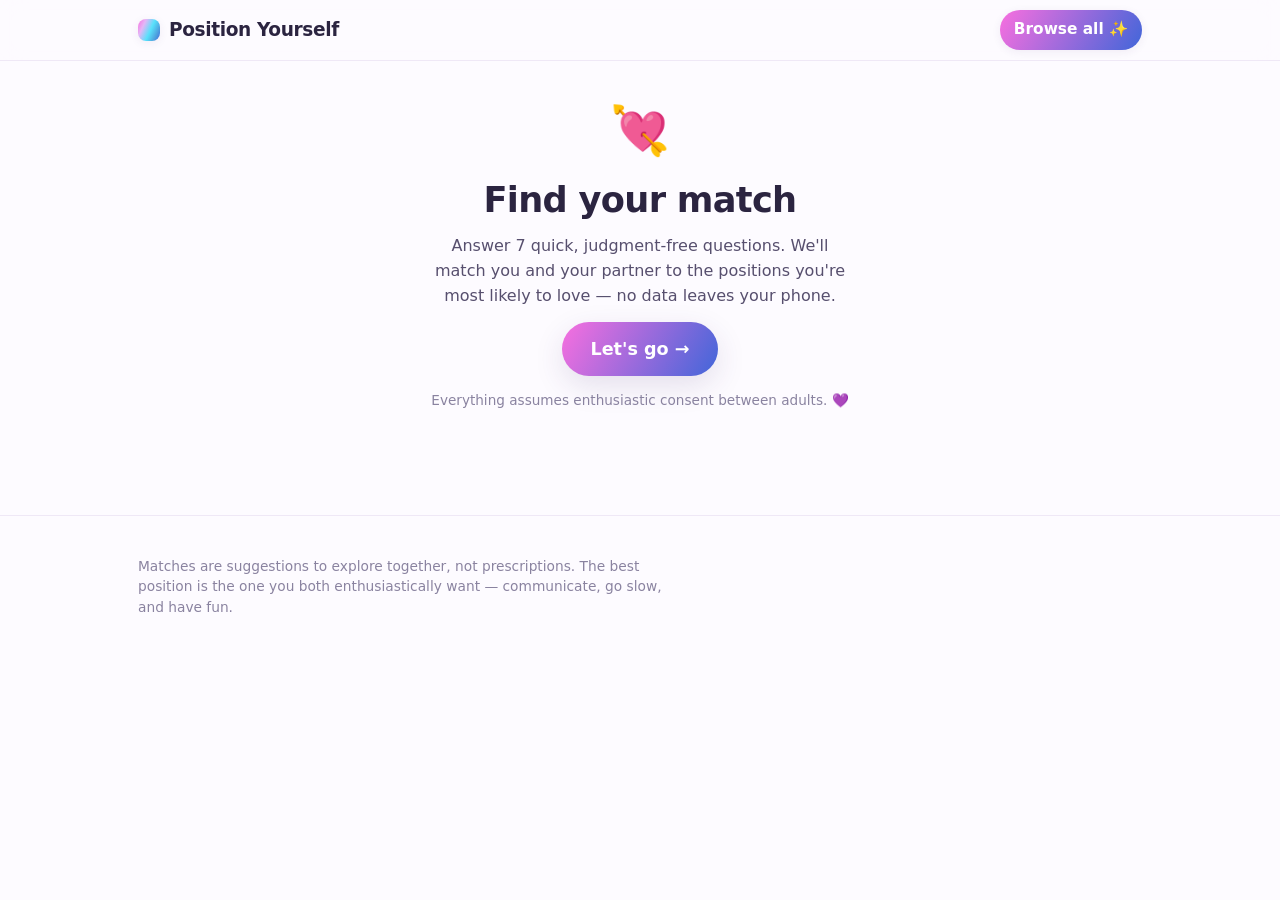
<file: site/quiz.html>
<!DOCTYPE html>
<html lang="en">
<head>
  <meta charset="UTF-8">
  <meta name="viewport" content="width=device-width, initial-scale=1, viewport-fit=cover">
  <title>Find Your Match — Position Yourself</title>
  <meta name="description" content="Answer a few quick questions and get the sex positions you're most likely to enjoy.">
  <meta name="theme-color" content="#F86FDF">
  <link rel="stylesheet" href="css/style.css">
  <link rel="icon" href="data:image/svg+xml,%3Csvg xmlns='http://www.w3.org/2000/svg' viewBox='0 0 32 32'%3E%3Cdefs%3E%3ClinearGradient id='g' x1='0' y1='0' x2='1' y2='1'%3E%3Cstop offset='0' stop-color='%23F86FDF'/%3E%3Cstop offset='.5' stop-color='%2357E1FB'/%3E%3Cstop offset='1' stop-color='%234166D9'/%3E%3C/linearGradient%3E%3C/defs%3E%3Crect width='32' height='32' rx='9' fill='url(%23g)'/%3E%3C/svg%3E">
</head>
<body>

  <nav class="nav">
    <div class="wrap">
      <a class="brand" href="index.html"><span class="dot"></span>Position Yourself</a>
      <span class="spacer"></span>
      <a class="navlink cta" href="index.html">Browse all ✨</a>
    </div>
  </nav>

  <main class="wrap">
    <div class="quiz-shell">

      <!-- intro -->
      <section id="intro" class="step active center">
        <div class="results-head">
          <div class="big-emoji">💘</div>
          <h2>Find your match</h2>
          <p>Answer 7 quick, judgment-free questions. We'll match you and your partner to the positions you're most likely to love — no data leaves your phone.</p>
        </div>
        <div class="hero-actions" style="justify-content:center">
          <button class="btn btn-primary big" id="start">Let's go →</button>
        </div>
        <p class="hint">Everything assumes enthusiastic consent between adults. 💜</p>
      </section>

      <!-- quiz -->
      <div id="quiz" class="hide">
        <div class="progress"><div class="bar" id="bar"></div></div>
        <div id="steps"></div>
        <div class="quiz-nav">
          <button class="linkback" id="back">← Back</button>
          <span class="spacer"></span>
          <button class="btn btn-primary" id="next">Next →</button>
        </div>
        <p class="hint" id="multi-hint" style="display:none">Pick as many as you like, then tap Next.</p>
      </div>

      <!-- results -->
      <section id="results" class="hide"></section>

    </div>
  </main>

  <!-- detail modal (shared with browse) -->
  <div class="modal-backdrop" id="modal" role="dialog" aria-modal="true" aria-labelledby="m-title">
    <div class="modal" id="modal-panel">
      <div id="modal-content"></div>
    </div>
  </div>

  <footer>
    <div class="wrap">
      <p class="disc">Matches are suggestions to explore together, not prescriptions. The best position is the one you both enthusiastically want — communicate, go slow, and have fun.</p>
    </div>
  </footer>

  <script src="js/data.js"></script>
  <script src="js/detail.js"></script>
  <script src="js/quiz.js"></script>
</body>
</html>
</file>
<file: site/css/style.css>
/* ============================================================
   Positioned — an inclusive sex-position guide + matcher
   Palette (from the provided swatch), mapped to the 5 categories:
     Missionary  -> pink     #F86FDF
     Cowgirl/boy -> lavender #E4B6F6
     Doggystyle  -> cyan     #57E1FB
     Spooning    -> sky      #4FA6E0
     Misc        -> royal    #4166D9
   Mobile-first. Light + dark theme aware.
   ============================================================ */

:root {
  --pink:      #F86FDF;
  --lavender:  #E4B6F6;
  --cyan:      #57E1FB;
  --sky:       #4FA6E0;
  --royal:     #4166D9;

  /* category accents */
  --cat-missionary: #F86FDF;
  --cat-cowgirl:    #C864E8; /* deepened lavender for contrast on white */
  --cat-doggystyle: #16B9DE; /* deepened cyan for contrast on white */
  --cat-spooning:   #4FA6E0;
  --cat-foreplay:   #FF6F9C; /* warm rose — the one warm hue, distinct from the cool set */
  --cat-misc:       #4166D9;

  --brand-grad: linear-gradient(115deg, #F86FDF 0%, #E4B6F6 26%, #57E1FB 55%, #4FA6E0 78%, #4166D9 100%);

  --ink:        #2b2440;
  --ink-soft:   #574f6e;
  --muted:      #8a83a0;
  --bg:         #fdfbff;
  --bg-tint:    #f6f1fb;
  --card:       #ffffff;
  --card-line:  #efe8f6;
  --shadow-sm:  0 2px 10px rgba(65, 40, 110, 0.07);
  --shadow-md:  0 10px 30px rgba(65, 40, 110, 0.13);
  --shadow-lg:  0 20px 50px rgba(65, 40, 110, 0.20);

  --radius:     20px;
  --radius-sm:  13px;
  --radius-pill: 999px;

  --font: "SF Pro Rounded", ui-rounded, "Segoe UI", system-ui, -apple-system, "Helvetica Neue", Arial, sans-serif;
  --maxw: 1040px;
}

@media (prefers-color-scheme: dark) {
  :root {
    --ink:       #f3eefb;
    --ink-soft:  #c9c1de;
    --muted:     #928aa8;
    --bg:        #16121f;
    --bg-tint:   #1f1830;
    --card:      #221b33;
    --card-line: #342a4c;
    --cat-cowgirl:    #D9A6F5;
    --cat-doggystyle: #57E1FB;
    --shadow-sm: 0 2px 10px rgba(0,0,0,0.35);
    --shadow-md: 0 10px 30px rgba(0,0,0,0.45);
    --shadow-lg: 0 20px 50px rgba(0,0,0,0.55);
  }
}

* { box-sizing: border-box; }
html { -webkit-text-size-adjust: 100%; scroll-behavior: smooth; }
body {
  margin: 0;
  font-family: var(--font);
  color: var(--ink);
  background: var(--bg);
  line-height: 1.55;
  -webkit-font-smoothing: antialiased;
  text-rendering: optimizeLegibility;
  overflow-x: hidden;
}
a { color: inherit; }
img { max-width: 100%; display: block; }
button { font-family: inherit; cursor: pointer; }

.wrap { width: 100%; max-width: var(--maxw); margin: 0 auto; padding: 0 18px; }

/* ---------- top nav ---------- */
.nav {
  position: sticky; top: 0; z-index: 40;
  backdrop-filter: saturate(1.4) blur(12px);
  -webkit-backdrop-filter: saturate(1.4) blur(12px);
  background: color-mix(in srgb, var(--bg) 82%, transparent);
  border-bottom: 1px solid var(--card-line);
}
.nav .wrap { display: flex; align-items: center; gap: 14px; height: 60px; }
.brand { display: flex; align-items: center; gap: 9px; font-weight: 800; letter-spacing: -.02em; font-size: 1.16rem; text-decoration: none; white-space: nowrap; }
@media (max-width: 400px) { .brand { font-size: 1.02rem; } .brand .dot { width: 19px; height: 19px; } }
.brand .dot {
  width: 22px; height: 22px; border-radius: 8px; background: var(--brand-grad);
  box-shadow: var(--shadow-sm);
}
.nav .spacer { flex: 1; }
.nav a.navlink {
  text-decoration: none; color: var(--ink-soft); font-weight: 650; font-size: .96rem;
  padding: 8px 14px; border-radius: var(--radius-pill); transition: background .18s, color .18s;
  white-space: nowrap;
}
@media (max-width: 430px) { .nav a.navlink.plain { display: none; } .nav .wrap { gap: 8px; } }
.nav a.navlink:hover { background: var(--bg-tint); color: var(--ink); }
.nav a.navlink.cta {
  color: #fff; background: var(--royal);
  background-image: linear-gradient(120deg, var(--pink), var(--royal));
  box-shadow: var(--shadow-sm);
}
.nav a.navlink.cta:hover { filter: brightness(1.05); color: #fff; }

/* ---------- hero ---------- */
.hero { position: relative; padding: 54px 0 30px; overflow: hidden; }
.hero .blob {
  position: absolute; inset: -40% -20% auto -20%; height: 520px;
  background: var(--brand-grad); filter: blur(70px) saturate(1.2); opacity: .32; z-index: 0;
  border-radius: 50%;
}
.hero .wrap { position: relative; z-index: 1; }
.hero h1 {
  font-size: clamp(2.1rem, 8vw, 3.6rem); line-height: 1.02; letter-spacing: -.03em;
  margin: 8px 0 14px; font-weight: 850;
}
.hero h1 .grad {
  background: var(--brand-grad); -webkit-background-clip: text; background-clip: text; color: transparent;
}
.hero p.lede { font-size: clamp(1.02rem, 3.4vw, 1.22rem); color: var(--ink-soft); max-width: 34ch; margin: 0 0 26px; }
.eyebrow {
  display: inline-flex; align-items: center; gap: 7px; font-weight: 750; font-size: .8rem;
  text-transform: uppercase; letter-spacing: .08em; color: var(--cat-misc);
  background: color-mix(in srgb, var(--royal) 12%, var(--bg));
  padding: 6px 13px; border-radius: var(--radius-pill);
}
.hero-actions { display: flex; flex-wrap: wrap; gap: 12px; }

.btn {
  display: inline-flex; align-items: center; justify-content: center; gap: 9px;
  font-weight: 750; font-size: 1.02rem; text-decoration: none;
  padding: 15px 24px; border-radius: var(--radius-pill); border: 0;
  transition: transform .15s, box-shadow .2s, filter .2s;
}
.btn:active { transform: translateY(1px) scale(.99); }
.btn-primary { color: #fff; background-image: linear-gradient(120deg, var(--pink), var(--royal)); box-shadow: var(--shadow-md); }
.btn-primary:hover { filter: brightness(1.06); box-shadow: var(--shadow-lg); }
.btn-ghost { color: var(--ink); background: var(--card); border: 1.5px solid var(--card-line); box-shadow: var(--shadow-sm); }
.btn-ghost:hover { border-color: var(--pink); }
.btn.big { font-size: 1.1rem; padding: 17px 28px; }

/* ---------- section headers ---------- */
.section { padding: 26px 0; }
.section-head { display: flex; align-items: baseline; justify-content: space-between; gap: 12px; margin: 6px 0 16px; }
.section-head h2 { font-size: clamp(1.4rem, 5vw, 2rem); letter-spacing: -.02em; margin: 0; font-weight: 820; }
.section-head .count { color: var(--muted); font-weight: 650; font-size: .95rem; white-space: nowrap; }

/* ---------- category chips / filter ---------- */
.filter-scroll { margin: 0 -18px; padding: 4px 18px 12px; overflow-x: auto; -webkit-overflow-scrolling: touch; scrollbar-width: none; }
.filter-scroll::-webkit-scrollbar { display: none; }
.chips { display: flex; gap: 9px; width: max-content; }
.chip {
  --c: var(--muted);
  display: inline-flex; align-items: center; gap: 8px; white-space: nowrap;
  font-weight: 700; font-size: .92rem; color: var(--ink-soft);
  background: var(--card); border: 1.5px solid var(--card-line);
  padding: 9px 15px; border-radius: var(--radius-pill);
  transition: border-color .16s, background .16s, color .16s, transform .12s;
}
.chip .swatch { width: 12px; height: 12px; border-radius: 4px; background: var(--c); }
.chip[aria-pressed="true"] {
  color: #fff; background: var(--c); border-color: var(--c);
  box-shadow: 0 6px 16px color-mix(in srgb, var(--c) 40%, transparent);
}
.chip[aria-pressed="true"] .swatch { background: rgba(255,255,255,.85); }
.chip:not([aria-pressed="true"]):hover { border-color: var(--c); transform: translateY(-1px); }

/* category color hooks */
.c-Missionary  { --c: var(--cat-missionary); }
.c-Cowgirlboy  { --c: var(--cat-cowgirl); }
.c-Doggystyle  { --c: var(--cat-doggystyle); }
.c-Spooning    { --c: var(--cat-spooning); }
.c-Foreplay    { --c: var(--cat-foreplay); }
.c-Misc        { --c: var(--cat-misc); }
.c-all         { --c: #9b8bd6; }

/* ---------- card grid ---------- */
.grid { display: grid; grid-template-columns: 1fr; gap: 16px; }
@media (min-width: 560px) { .grid { grid-template-columns: repeat(2, 1fr); } }
@media (min-width: 860px) { .grid { grid-template-columns: repeat(3, 1fr); } }

.card {
  --c: var(--muted);
  position: relative; text-align: left; width: 100%; text-decoration: none; color: inherit;
  background: var(--card); border: 1px solid var(--card-line);
  border-radius: var(--radius); overflow: hidden; padding: 0;
  box-shadow: var(--shadow-sm);
  transition: transform .18s, box-shadow .22s, border-color .18s;
  display: flex; flex-direction: column;
}
.card:hover { transform: translateY(-4px); box-shadow: var(--shadow-md); border-color: color-mix(in srgb, var(--c) 55%, var(--card-line)); }
.card .thumb { position: relative; aspect-ratio: 5 / 4; background: var(--bg-tint); overflow: hidden; }
.card .thumb img { width: 100%; height: 100%; object-fit: cover; transition: transform .4s ease; }
.card:hover .thumb img { transform: scale(1.05); }
.card .cat-tag {
  position: absolute; top: 10px; left: 10px; z-index: 2;
  font-size: .74rem; font-weight: 800; letter-spacing: .01em; color: #fff;
  background: var(--c); padding: 5px 11px; border-radius: var(--radius-pill);
  box-shadow: 0 4px 12px rgba(0,0,0,.18); text-transform: uppercase;
}
.card .cbody { padding: 13px 15px 16px; display: flex; flex-direction: column; gap: 6px; flex: 1; }
.card .cbody h3 { margin: 0; font-size: 1.12rem; letter-spacing: -.01em; font-weight: 800; }
.card .cbody .aka { font-size: .82rem; color: var(--muted); font-weight: 600; margin-top: -2px; }
.card .cbody p { margin: 2px 0 0; font-size: .92rem; color: var(--ink-soft); display: -webkit-box; -webkit-line-clamp: 2; -webkit-box-orient: vertical; overflow: hidden; }
.card .mini-tags { display: flex; flex-wrap: wrap; gap: 6px; margin-top: auto; padding-top: 10px; }
.mini { font-size: .72rem; font-weight: 700; color: var(--ink-soft); background: var(--bg-tint); padding: 3px 9px; border-radius: var(--radius-pill); }

.empty { text-align: center; color: var(--muted); padding: 50px 0; font-weight: 600; }

/* category description (--c comes from the category class, e.g. .c-Missionary) */
.cat-desc {
  display: flex; gap: 11px; align-items: flex-start;
  background: color-mix(in srgb, var(--c) 9%, var(--bg));
  border: 1px solid color-mix(in srgb, var(--c) 22%, transparent);
  border-left: 4px solid var(--c);
  border-radius: var(--radius-sm); padding: 13px 16px; margin: 2px 0 20px;
  font-size: .95rem; line-height: 1.55; color: var(--ink-soft);
  animation: fade .3s both;
}
.cat-desc .cd-emoji { font-size: 1.25rem; line-height: 1.2; flex-shrink: 0; }

/* ---------- modal / detail ---------- */
.modal-backdrop {
  position: fixed; inset: 0; z-index: 60; background: rgba(30, 18, 55, .55);
  backdrop-filter: blur(4px); -webkit-backdrop-filter: blur(4px);
  display: flex; align-items: flex-end; justify-content: center;
  opacity: 0; pointer-events: none; transition: opacity .25s;
}
.modal-backdrop.open { opacity: 1; pointer-events: auto; }
@media (min-width: 700px) { .modal-backdrop { align-items: center; padding: 24px; } }
.modal {
  background: var(--bg); width: 100%; max-width: 620px; max-height: 92vh; overflow-y: auto;
  border-radius: 26px 26px 0 0; box-shadow: var(--shadow-lg);
  transform: translateY(28px); transition: transform .28s cubic-bezier(.2,.8,.2,1);
  border: 1px solid var(--card-line);
}
@media (min-width: 700px) { .modal { border-radius: 26px; transform: scale(.96); } }
.modal-backdrop.open .modal { transform: translateY(0); }
@media (min-width: 700px) { .modal-backdrop.open .modal { transform: scale(1); } }

.modal .hero-img { position: relative; aspect-ratio: 16 / 11; overflow: hidden; background: var(--bg-tint); }
.modal .hero-img img { width: 100%; height: 100%; object-fit: cover; }
.modal .grab { position: absolute; top: 9px; left: 50%; transform: translateX(-50%); width: 44px; height: 5px; border-radius: 3px; background: rgba(255,255,255,.8); z-index: 3; }
@media (min-width: 700px) { .modal .grab { display: none; } }
.modal .close {
  position: absolute; top: 12px; right: 12px; z-index: 3;
  width: 38px; height: 38px; border-radius: 50%; border: 0; color: #fff; font-size: 1.2rem; line-height: 1;
  background: rgba(20,12,35,.5); backdrop-filter: blur(6px); display: grid; place-items: center;
}
.modal .close:hover { background: rgba(20,12,35,.75); }
.modal .cat-tag { position: absolute; bottom: 12px; left: 16px; z-index: 3; }

.modal-body { padding: 18px 20px 26px; }
.modal-body h2 { margin: 2px 0 2px; font-size: clamp(1.5rem, 6vw, 2rem); letter-spacing: -.02em; font-weight: 850; }
.modal-body .aka { color: var(--muted); font-weight: 650; font-size: .95rem; margin-bottom: 14px; }

.tagrow { display: flex; flex-wrap: wrap; gap: 7px; margin: 4px 0 18px; }
.tagpill {
  --c: var(--muted);
  display: inline-flex; align-items: center; gap: 6px; font-size: .8rem; font-weight: 700;
  color: color-mix(in srgb, var(--c) 78%, var(--ink)); background: color-mix(in srgb, var(--c) 13%, var(--bg));
  border: 1px solid color-mix(in srgb, var(--c) 30%, transparent);
  padding: 5px 11px; border-radius: var(--radius-pill);
}

.field { margin: 0 0 16px; }
.field .label {
  display: inline-flex; align-items: center; gap: 8px;
  font-size: .78rem; font-weight: 800; text-transform: uppercase; letter-spacing: .07em;
  color: var(--c, var(--cat-misc)); margin-bottom: 5px;
}
.field .label .ic { font-size: 1rem; }
.field p { margin: 0; color: var(--ink-soft); font-size: .99rem; line-height: 1.6; }
.field.tip { background: var(--bg-tint); border-radius: var(--radius-sm); padding: 13px 15px; border-left: 3px solid var(--c, var(--pink)); }
.field.tip p { color: var(--ink); }

.modal .altbtn { margin-top: 6px; }

/* more like this */
.sim-block { margin-top: 22px; border-top: 1px solid var(--card-line); padding-top: 16px; }
.sim-head { font-size: .82rem; font-weight: 800; text-transform: uppercase; letter-spacing: .06em; color: var(--ink-soft); margin-bottom: 12px; }
.sim-grid { display: grid; grid-template-columns: 1fr 1fr; gap: 10px; }
.sim {
  --c: var(--muted);
  display: flex; align-items: center; gap: 10px; text-align: left; width: 100%;
  background: var(--card); border: 1px solid var(--card-line); border-radius: var(--radius-sm);
  padding: 8px; cursor: pointer; transition: border-color .16s, transform .12s, box-shadow .16s;
}
.sim:hover { border-color: var(--c); transform: translateY(-2px); box-shadow: var(--shadow-sm); }
.sim-thumb { width: 52px; height: 48px; flex-shrink: 0; border-radius: 9px; overflow: hidden; background: var(--bg-tint); }
.sim-thumb img { width: 100%; height: 100%; object-fit: cover; }
.sim-txt { display: flex; flex-direction: column; gap: 1px; min-width: 0; }
.sim-txt b { font-size: .9rem; font-weight: 750; color: var(--ink); white-space: nowrap; overflow: hidden; text-overflow: ellipsis; }
.sim-txt span { font-size: .72rem; color: var(--muted); font-weight: 600; }

/* ---------- quiz ---------- */
.quiz-shell { max-width: 640px; margin: 0 auto; padding: 20px 0 60px; }
.progress { height: 7px; background: var(--card-line); border-radius: 4px; overflow: hidden; margin: 10px 0 26px; }
.progress .bar { height: 100%; width: 0; background: var(--brand-grad); border-radius: 4px; transition: width .35s cubic-bezier(.2,.8,.2,1); }

.step { display: none; animation: fade .4s both; }
.step.active { display: block; }
@keyframes fade { from { opacity: 0; transform: translateY(10px); } to { opacity: 1; transform: none; } }

.step .qnum { font-weight: 750; color: var(--muted); font-size: .86rem; letter-spacing: .04em; text-transform: uppercase; }
.step h2 { font-size: clamp(1.45rem, 5.5vw, 2.05rem); letter-spacing: -.02em; margin: 6px 0 4px; font-weight: 840; }
.step .sub { color: var(--ink-soft); margin: 0 0 20px; font-size: 1rem; }

.opts { display: grid; gap: 12px; grid-template-columns: 1fr; }
.opts.two { grid-template-columns: 1fr 1fr; }
@media (min-width: 520px) { .opts.two { grid-template-columns: 1fr 1fr; } .opts.three { grid-template-columns: repeat(3,1fr); } }

.opt {
  position: relative; text-align: left; background: var(--card); border: 2px solid var(--card-line);
  border-radius: var(--radius); padding: 16px 16px; display: flex; align-items: center; gap: 13px;
  transition: border-color .16s, background .16s, transform .12s, box-shadow .18s; color: var(--ink);
}
.opt:hover { border-color: color-mix(in srgb, var(--pink) 55%, var(--card-line)); transform: translateY(-2px); box-shadow: var(--shadow-sm); }
.opt .emoji { font-size: 1.7rem; line-height: 1; filter: saturate(1.1); }
.opt .otext { display: flex; flex-direction: column; gap: 1px; }
.opt .otext b { font-weight: 780; font-size: 1.02rem; }
.opt .otext span { font-size: .85rem; color: var(--muted); }
.opt .tick {
  margin-left: auto; width: 24px; height: 24px; border-radius: 50%; border: 2px solid var(--card-line);
  display: grid; place-items: center; color: #fff; font-size: .8rem; flex-shrink: 0; transition: all .16s;
}
.opt[aria-pressed="true"] {
  border-color: var(--royal);
  background: color-mix(in srgb, var(--royal) 9%, var(--card));
}
.opt[aria-pressed="true"] .tick { background: var(--royal); border-color: var(--royal); }
.opt.pink[aria-pressed="true"] { border-color: var(--pink); background: color-mix(in srgb, var(--pink) 11%, var(--card)); }
.opt.pink[aria-pressed="true"] .tick { background: var(--pink); border-color: var(--pink); }

.quiz-nav { display: flex; gap: 12px; margin-top: 28px; align-items: center; }
.quiz-nav .spacer { flex: 1; }
.linkback { background: none; border: 0; color: var(--muted); font-weight: 700; font-size: .95rem; padding: 10px; }
.linkback:hover { color: var(--ink); }
.hint { text-align: center; color: var(--muted); font-size: .85rem; margin-top: 14px; }

/* ---------- results ---------- */
.results-head { text-align: center; padding: 12px 0 6px; }
.results-head .big-emoji { font-size: 3rem; }
.results-head h2 { font-size: clamp(1.6rem, 6vw, 2.2rem); margin: 6px 0 6px; letter-spacing: -.02em; font-weight: 850; }
.results-head p { color: var(--ink-soft); margin: 0 auto 8px; max-width: 42ch; }
.match-badge { display:inline-flex; align-items:center; gap:7px; font-weight:800; font-size:.82rem; color:#fff; padding:5px 13px; border-radius: var(--radius-pill); background: var(--brand-grad); }
.result-card { display:flex; gap:14px; align-items:center; }
.result-card .thumb { width: 92px; height: 82px; flex-shrink: 0; border-radius: var(--radius-sm); overflow: hidden; background: var(--bg-tint); }
.result-card .thumb img { width:100%; height:100%; object-fit: cover; }
.result-card .score { margin-left:auto; text-align:center; flex-shrink:0; }
.result-card .score .pct { font-weight: 850; font-size: 1.15rem; background: var(--brand-grad); -webkit-background-clip:text; background-clip:text; color: transparent; }
.result-card .score .lbl { font-size:.68rem; color: var(--muted); text-transform:uppercase; letter-spacing:.06em; font-weight:700; }
.result-list { display: flex; flex-direction: column; gap: 12px; }
.result-list .card { flex-direction: row; padding: 12px 14px; }
.why { font-size:.8rem; color: var(--muted); margin-top:3px; }

/* ---------- footer ---------- */
footer { border-top: 1px solid var(--card-line); margin-top: 30px; padding: 26px 0 40px; color: var(--muted); font-size: .86rem; }
footer .wrap { display:flex; flex-wrap: wrap; gap: 8px 18px; align-items:center; }
footer a { color: var(--ink-soft); }
footer .disc { max-width: 60ch; line-height: 1.5; }

/* utilities */
.hide { display: none !important; }
.center { text-align: center; }
.sr { position:absolute; width:1px; height:1px; overflow:hidden; clip:rect(0 0 0 0); }
</file>
